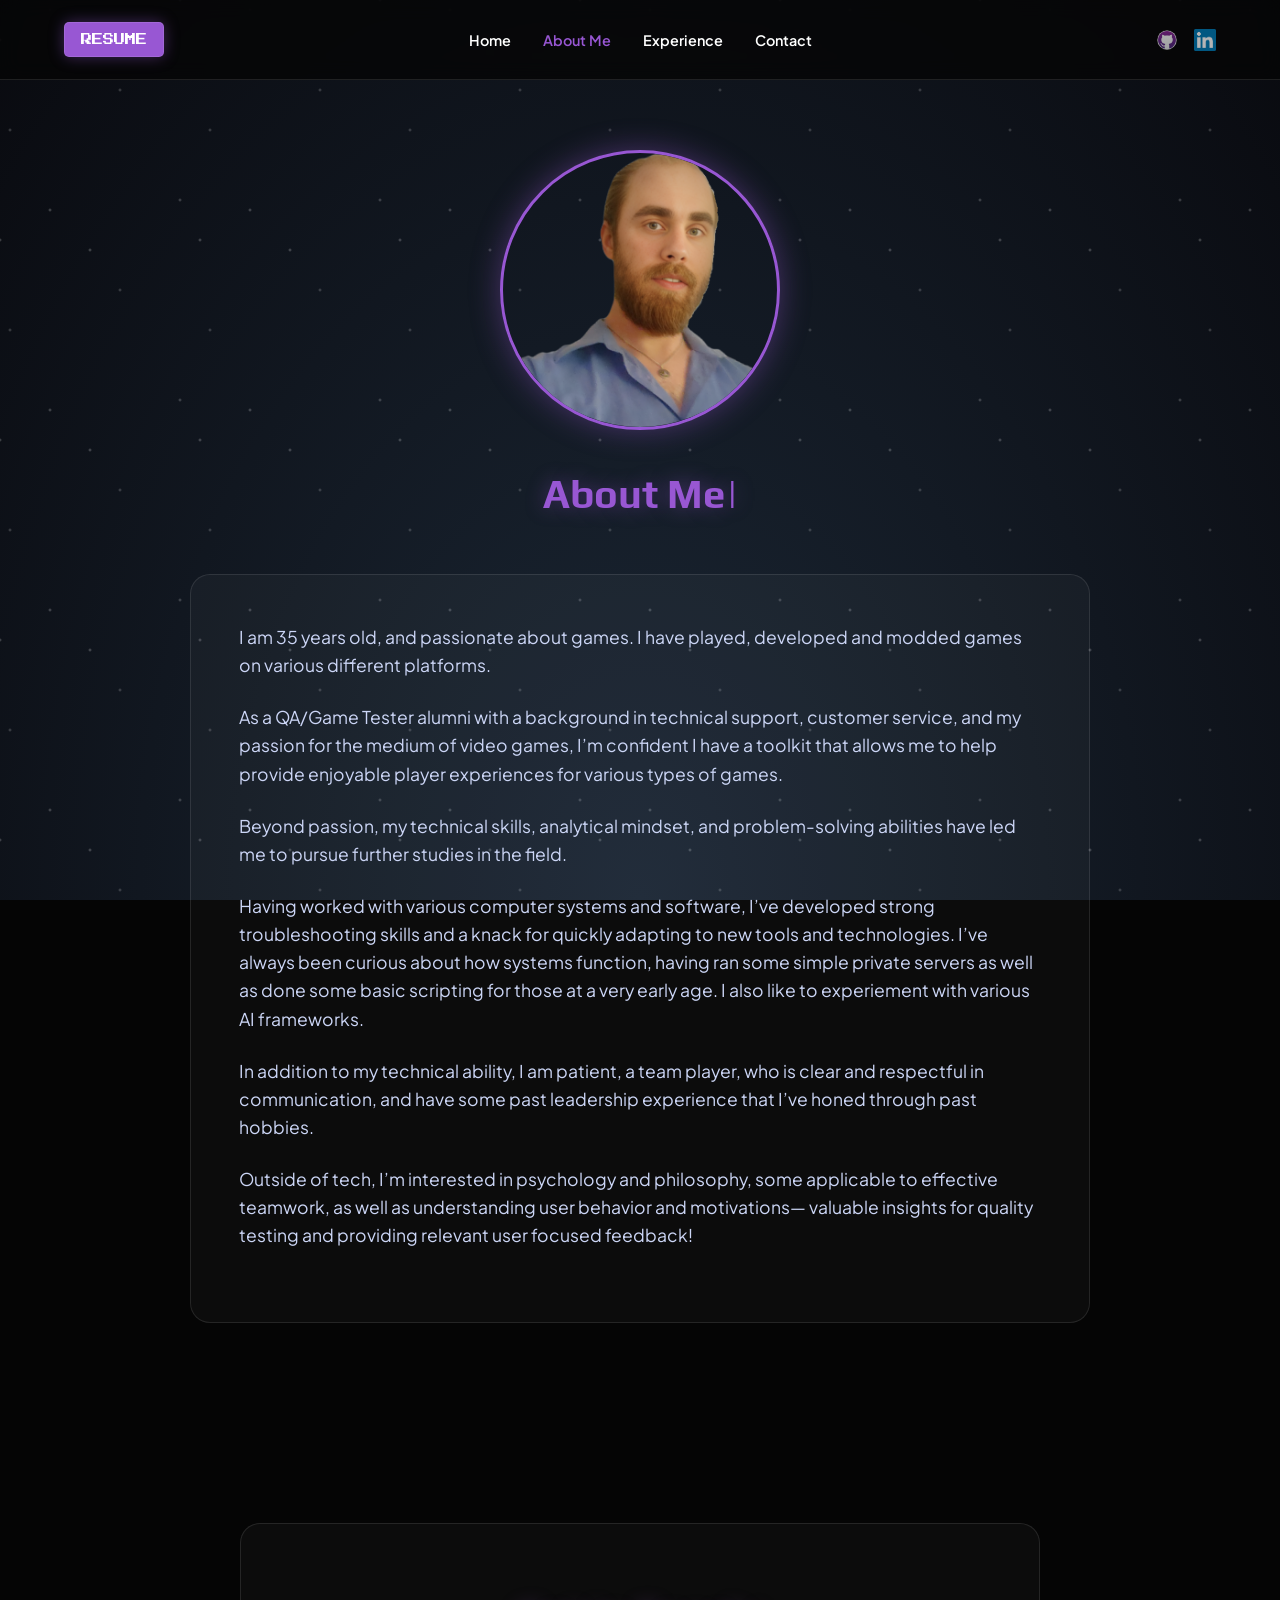
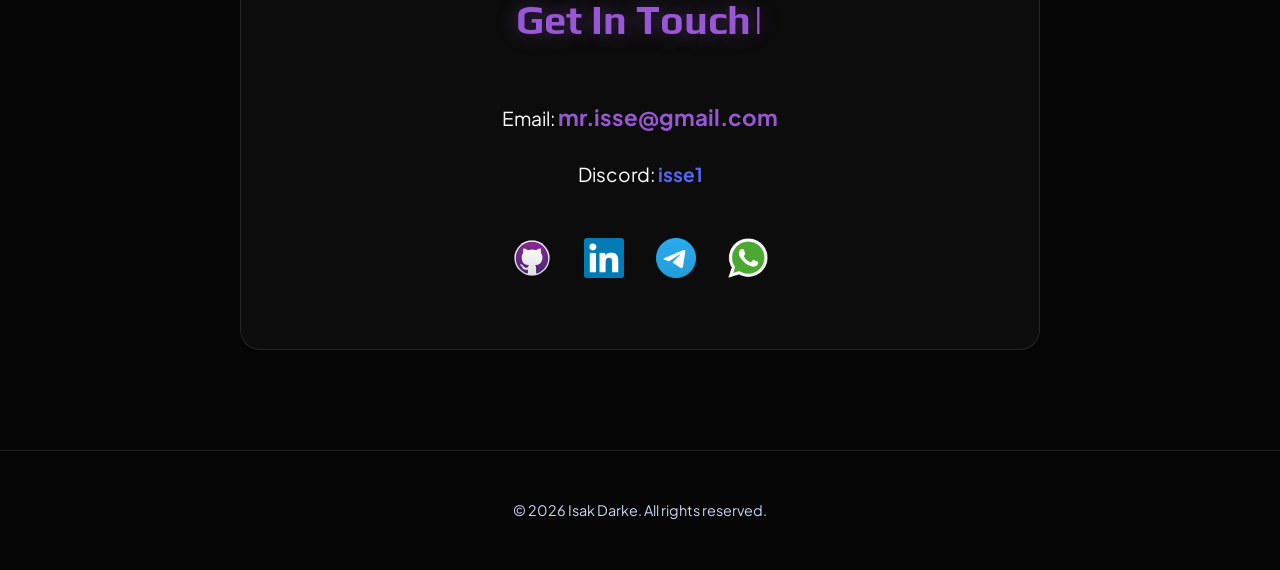
<file: aboutme/index.html>
<!DOCTYPE html>
<html lang="en">
<head>
    <meta charset="UTF-8">
    <meta name="viewport" content="width=device-width, initial-scale=1.0">
    <title>About Me - Isak Darke's Portfolio</title>
    <meta name="description" content="Isak Darke's QA / Game Tester Portfolio">
    
    <!-- OpenGraph / Facebook -->
    <meta property="og:type" content="website">
    <meta property="og:url" content="https://saffta.github.io/aboutme/">
    <meta property="og:title" content="About Me - Isak Darke's Portfolio">
    <meta property="og:description" content="Learn more about Isak Darke, a QA specialist and lifelong gamer.">
    <meta property="og:image" content="../cdn-cgi/imagedelivery/s-dfVpmPR-aKHmwFNwAgnQ/a88a9f40e4a346454b2217815ded4c736d4c18f5/public.jpg">

    <!-- Twitter -->
    <meta property="twitter:card" content="summary_large_image">
    <meta property="twitter:url" content="https://saffta.github.io/aboutme/">
    <meta property="twitter:title" content="About Me - Isak Darke's Portfolio">
    <meta property="twitter:description" content="Learn more about Isak Darke, a QA specialist and lifelong gamer.">
    <meta property="twitter:image" content="../cdn-cgi/imagedelivery/s-dfVpmPR-aKHmwFNwAgnQ/a88a9f40e4a346454b2217815ded4c736d4c18f5/public.jpg">

    <!-- Fonts & Styles -->
    <link rel="preconnect" href="https://fonts.googleapis.com">
    <link rel="preconnect" href="https://fonts.gstatic.com" crossorigin>
    <link href="https://fonts.googleapis.com/css2?family=Play:wght@400;700&family=Plus+Jakarta+Sans:wght@400;600;700&family=Press+Start+2P&display=swap" rel="stylesheet">
    <link rel="stylesheet" href="../style.css">
</head>
<body>
    <!-- Background -->
    <div class="starfield"></div>

    <header class="header sticky">
        <nav class="nav-container">
            <a href="https://drive.google.com/uc?export=download&id=1mLMzOK8MwdeImhkF-xeOccvMnYHw3D43" target="_blank" class="logo" title="Download CV">
                RESUME
            </a>
            <ul class="nav-links">
                <li><a href="../">Home</a></li>
                <li><a href="./" class="active">About Me</a></li>
                <li><a href="../experience/">Experience</a></li>
                <li><a href="#contact">Contact</a></li>
            </ul>
            <div class="header-socials">
                <a href="https://github.com/saffta" target="_blank" title="GitHub"><img src="../experience/assets/github.svg" alt="GitHub Logo"></a>
                <a href="https://www.linkedin.com/in/isak-darke-295914326/" target="_blank" title="LinkedIn"><img src="../cdn-cgi/imagedelivery/s-dfVpmPR-aKHmwFNwAgnQ/3531f692e14d9a833eb5dda5e3b7ecfe21c4731f/public.png" alt="LinkedIn Logo"></a>
            </div>
        </nav>
    </header>

    <main>
        <section class="about-hero">
            <div class="about-hero-content">
                <div class="hero-image portrait-large reveal">
                    <img src="../cdn-cgi/imagedelivery/s-dfVpmPR-aKHmwFNwAgnQ/ff84377b5b907af9e7e0c0fcae26cd2929a05007/public.png" alt="Isak Darke">
                </div>
                <h1 class="section-title reveal typing-text" data-text="About Me"></h1>
                <div class="bio-text reveal">
                    <p>I am 35 years old, and passionate about games. I have played, developed and modded games on various different platforms.</p>
                    <p>As a QA/Game Tester alumni with a background in technical support, customer service, and my passion for the medium of video games, I’m confident I have a toolkit that allows me to help provide enjoyable player experiences for various types of games.</p>
                    <p>Beyond passion, my technical skills, analytical mindset, and problem-solving abilities have led me to pursue further studies in the field.</p>
                    <p>Having worked with various computer systems and software, I’ve developed strong troubleshooting skills and a knack for quickly adapting to new tools and technologies. I’ve always been curious about how systems function, having ran some simple private servers as well as done some basic scripting for those at a very early age. I also like to experiement with various AI frameworks.</p>
                    <p>In addition to my technical ability, I am patient, a team player, who is clear and respectful in communication, and have some past leadership experience that I’ve honed through past hobbies.</p>
                    <p>Outside of tech, I’m interested in psychology and philosophy, some applicable to effective teamwork, as well as understanding user behavior and motivations— valuable insights for quality testing and providing relevant user focused feedback!</p>
                </div>
            </div>
        </section>

        <!-- Contact Section -->
        <section id="contact" class="contact-section">
            <div class="contact-container reveal">
                <h2 class="section-title typing-text" data-text="Get In Touch"></h2>
                <div class="contact-info">
                    <p class="email-link">Email: <a href="mailto:mr.isse@gmail.com">mr.isse@gmail.com</a></p>
                    <p class="discord-tag">Discord: <span>isse1</span></p>
                </div>
                <div class="social-icons">
                    <a href="https://github.com/saffta" target="_blank" title="GitHub"><img src="../experience/assets/github.svg" alt="GitHub"></a>
                    <a href="https://www.linkedin.com/in/isak-darke-295914326/" target="_blank"><img src="../cdn-cgi/imagedelivery/s-dfVpmPR-aKHmwFNwAgnQ/3531f692e14d9a833eb5dda5e3b7ecfe21c4731f/public.png" alt="LinkedIn"></a>
                    <a href="https://t.me/isakdarke" target="_blank"><img src="../cdn-cgi/imagedelivery/s-dfVpmPR-aKHmwFNwAgnQ/7647c305bc4c88753c3ed15866752f2c30811927/h%3d58.png" alt="Telegram"></a>
                    <a href="https://wa.me/46701456730" target="_blank"><img src="../cdn-cgi/imagedelivery/s-dfVpmPR-aKHmwFNwAgnQ/f3d23dfd650ba01be8ba92ac16e625bf3d8977c7/public.png" alt="WhatsApp"></a>
                </div>
            </div>
        </section>
    </main>

    <footer class="footer">
        <p>&copy; 2026 Isak Darke. All rights reserved.</p>
    </footer>

    <script src="../script.js"></script>
</body>
</html>
</file>
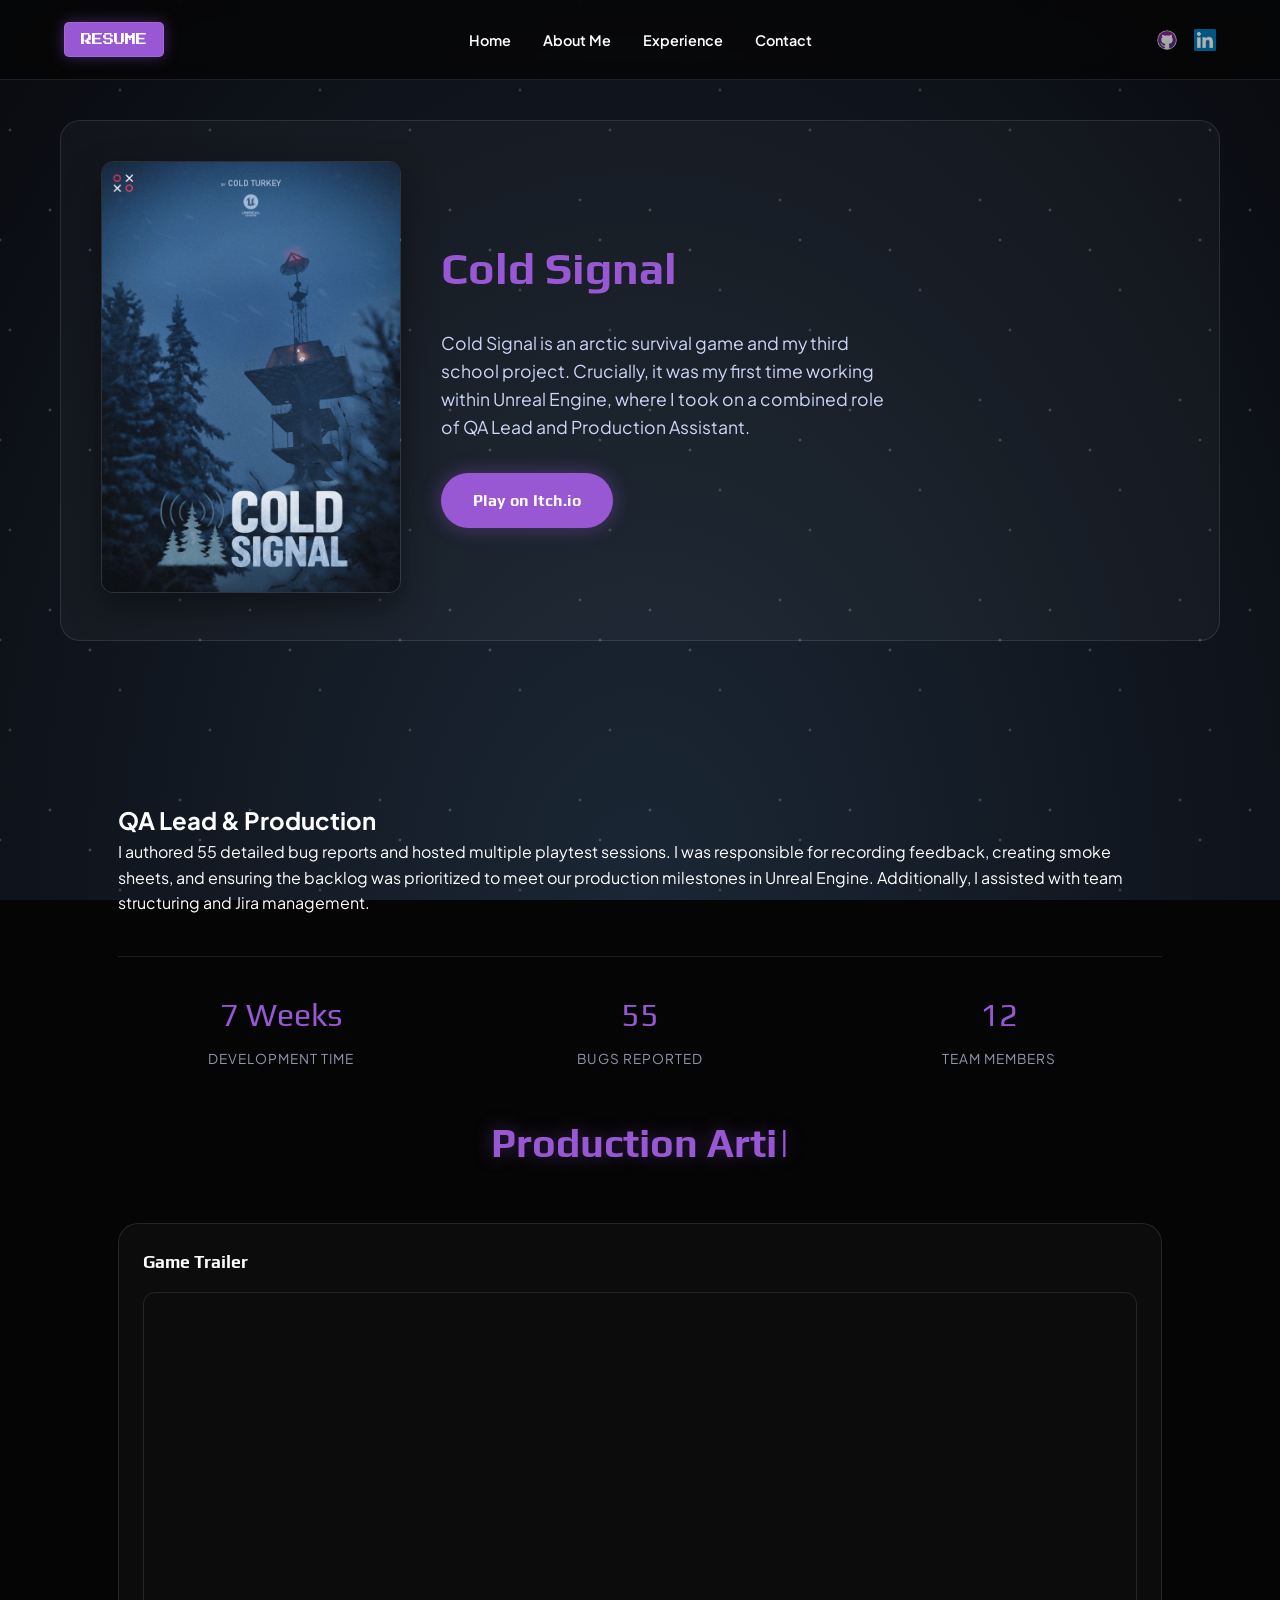
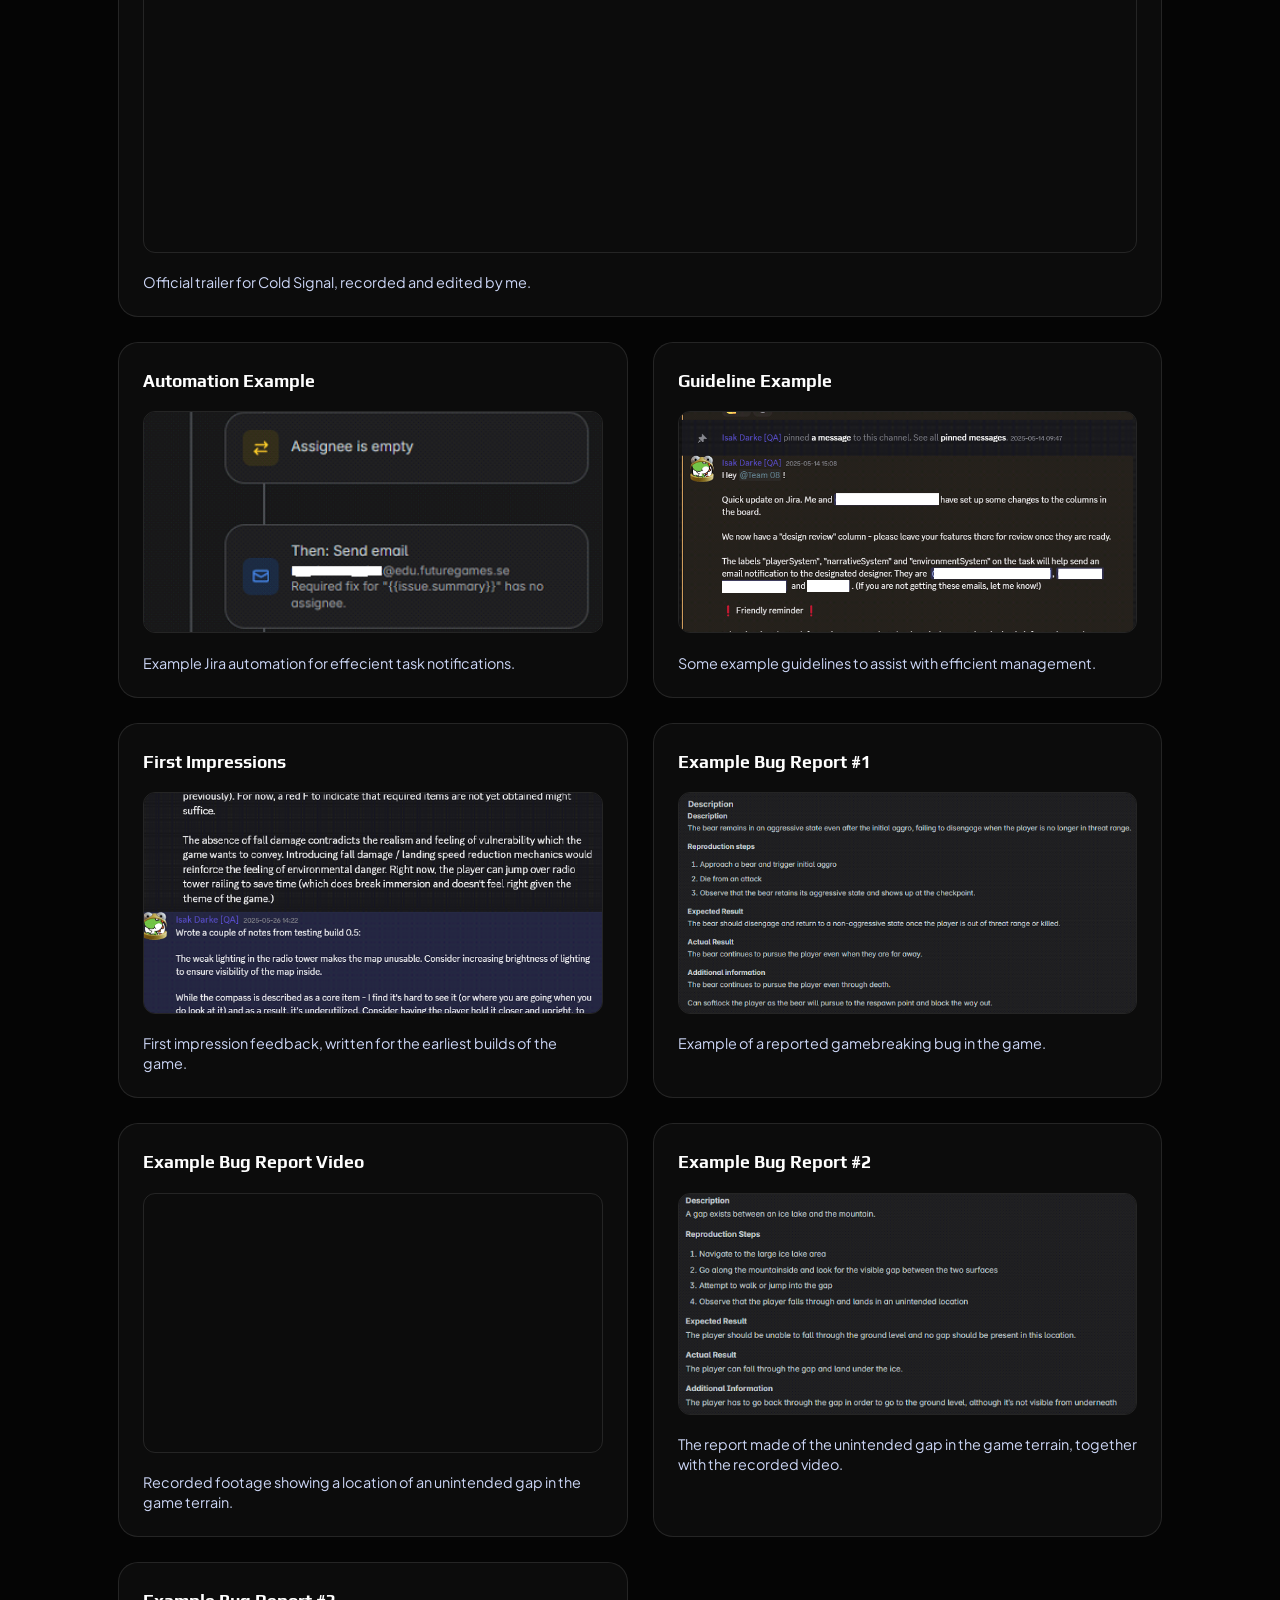
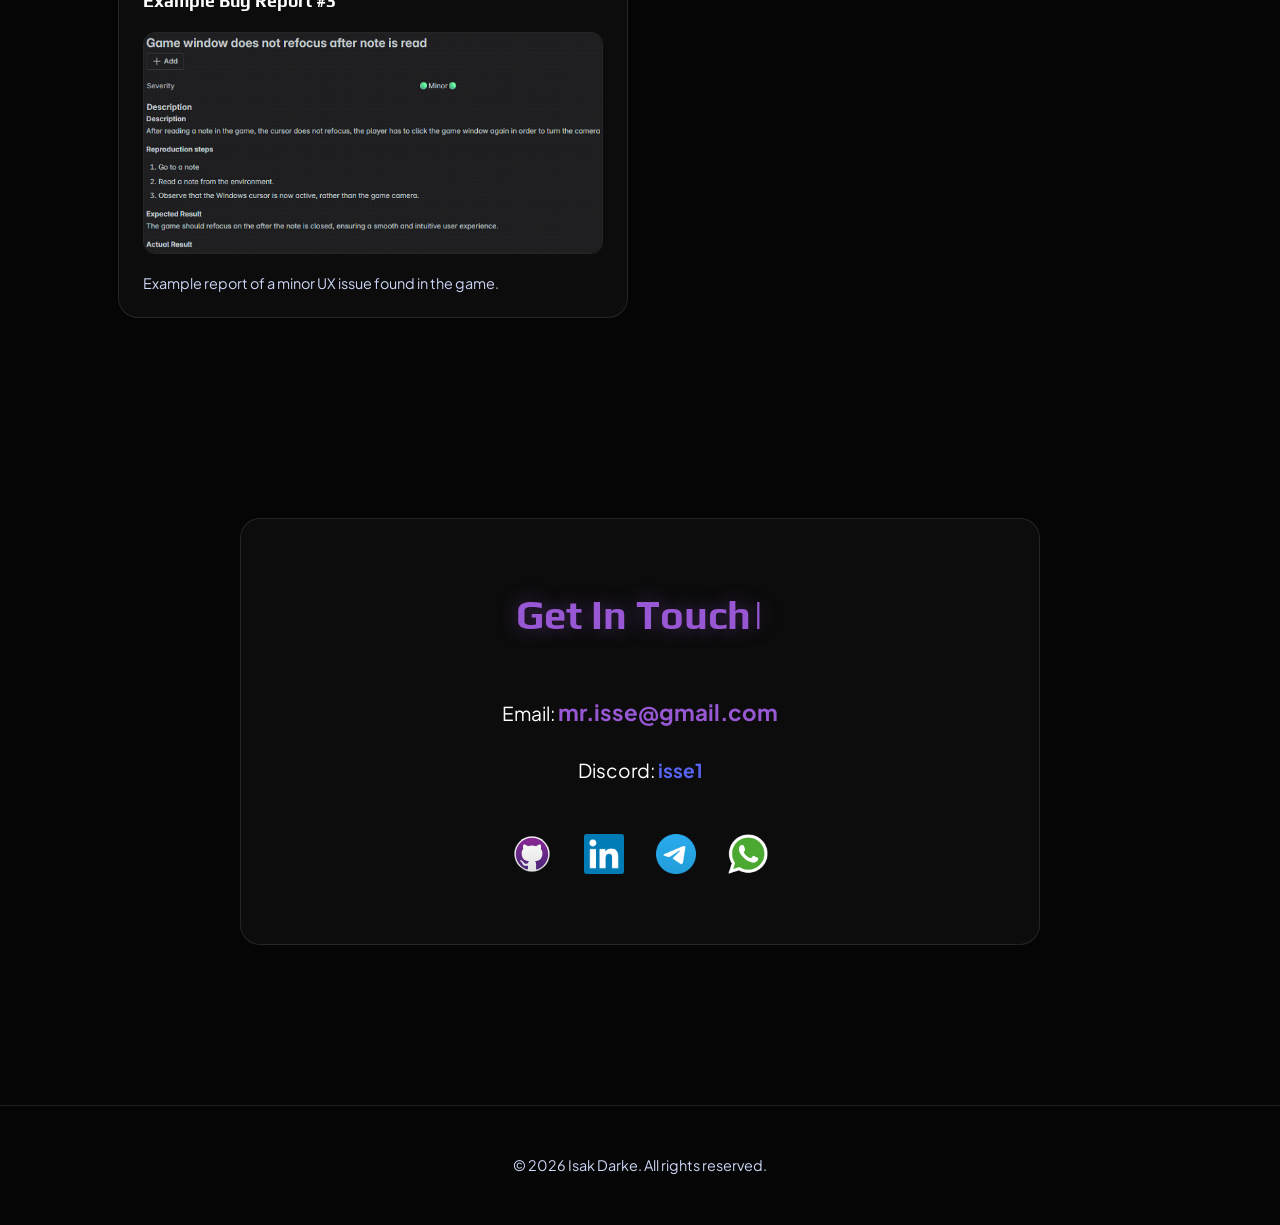
<file: coldsignal/index.html>
<!DOCTYPE html>
<html lang="en">
<head>
    <meta charset="UTF-8">
    <meta name="viewport" content="width=device-width, initial-scale=1.0">
    <title>Cold Signal - Isak Darke's Portfolio</title>
    <meta name="description" content="QA & Production Case Study for Cold Signal by Isak Darke">
    
    <!-- OpenGraph / Facebook -->
    <meta property="og:type" content="website">
    <meta property="og:url" content="https://saffta.github.io/coldsignal/">
    <meta property="og:title" content="Cold Signal - Isak Darke's Portfolio">
    <meta property="og:description" content="QA Lead and Production Assistant for 'Cold Signal'. First Unreal Engine project with 55+ bug reports managed.">
    <meta property="og:image" content="../cdn-cgi/imagedelivery/s-dfVpmPR-aKHmwFNwAgnQ/87afdb2d9d77c07432888dd8f07a621108a12953/public.jpg">

    <!-- Fonts & Styles -->
    <link rel="preconnect" href="https://fonts.googleapis.com">
    <link rel="preconnect" href="https://fonts.gstatic.com" crossorigin>
    <link href="https://fonts.googleapis.com/css2?family=Play:wght@400;700&family=Plus+Jakarta+Sans:wght@400;600;700&family=Press+Start+2P&display=swap" rel="stylesheet">
    <link rel="stylesheet" href="../style.css">
</head>
<body>
    <!-- Background -->
    <div class="starfield"></div>

    <header class="header sticky">
        <nav class="nav-container">
            <a href="https://drive.google.com/uc?export=download&id=1mLMzOK8MwdeImhkF-xeOccvMnYHw3D43" target="_blank" class="logo" title="Download CV">
                RESUME
            </a>
            <ul class="nav-links">
                <li><a href="../">Home</a></li>
                <li><a href="../aboutme/">About Me</a></li>
                <li><a href="../experience/">Experience</a></li>
                <li><a href="#contact">Contact</a></li>
            </ul>
            <div class="header-socials">
                <a href="https://github.com/saffta" target="_blank" title="GitHub"><img src="../experience/assets/github.svg" alt="GitHub Logo"></a>
                <a href="https://www.linkedin.com/in/isak-darke-295914326/" target="_blank" title="LinkedIn"><img src="../cdn-cgi/imagedelivery/s-dfVpmPR-aKHmwFNwAgnQ/3531f692e14d9a833eb5dda5e3b7ecfe21c4731f/public.png" alt="LinkedIn Logo"></a>
            </div>
        </nav>
    </header>

    <main class="case-study-container">
        <!-- Hero Section -->
        <section class="case-study-hero">
            <div class="hero-content">
                <div class="hero-poster">
                    <img src="../cdn-cgi/imagedelivery/s-dfVpmPR-aKHmwFNwAgnQ/9230b73ac3e9253eb8dcc28b1067c0c577897800/w=714.png" alt="Cold Signal Poster" class="poster-img zoomable">
                </div>
                <div class="hero-text">
                    <h1 class="project-title">Cold Signal</h1>
                    <p class="project-description">
                        Cold Signal is an arctic survival game and my third school project. 
                        Crucially, it was my first time working within Unreal Engine, where I took 
                        on a combined role of QA Lead and Production Assistant.
                    </p>
                    <div class="hero-buttons">
                        <a href="https://futuregames.itch.io/cold-signal" target="_blank" class="glow-button">Play on Itch.io</a>
                    </div>
                </div>
            </div>
        </section>
        
        <!-- Project Overview -->
        <section class="project-details">
            <div class="content-card glass-card reveal">
                <h2>QA Lead & Production</h2>
                <p>
                    I authored 55 detailed bug reports and hosted multiple playtest sessions. 
                    I was responsible for recording feedback, creating smoke sheets, and ensuring 
                    the backlog was prioritized to meet our production milestones in Unreal Engine. 
                    Additionally, I assisted with team structuring and Jira management.
                </p>
                <div class="stats-grid">
                    <div class="stat-item">
                        <span class="stat-value">7 Weeks</span>
                        <span class="stat-label">Development Time</span>
                    </div>
                    <div class="stat-item">
                        <span class="stat-value">55</span>
                        <span class="stat-label">Bugs Reported</span>
                    </div>
                    <div class="stat-item">
                        <span class="stat-value">12</span>
                        <span class="stat-label">Team Members</span>
                    </div>
                </div>
            </div>

            <!-- Project Gallery -->
            <h2 class="section-title reveal typing-text" data-text="Production Artifacts"></h2>
            <div class="project-gallery">
                <!-- Trailer -->
                <div class="gallery-item full-width video-item glass-card reveal">
                    <h3>Game Trailer</h3>
                    <div class="video-wrapper">
                        <iframe src="https://www.youtube.com/embed/bkTiBmrdvO0?si=uAvTJD0Z7sdloFJC" title="Cold Signal Trailer" frameborder="0" allow="accelerometer; autoplay; clipboard-write; encrypted-media; gyroscope; picture-in-picture; web-share" allowfullscreen></iframe>
                    </div>
                    <p class="gallery-caption">Official trailer for Cold Signal, recorded and edited by me.</p>
                </div>



                <!-- Jira Automation -->
                <div class="gallery-item glass-card reveal">
                    <h3>Automation Example</h3>
                    <div class="image-wrapper">
                        <img src="../cdn-cgi/imagedelivery/s-dfVpmPR-aKHmwFNwAgnQ/a44f0468455a280f88d49a01b1533eabe93ef724/public.png" alt="Gameplay screenshot" class="gallery-img">
                    </div>
                    <p class="gallery-caption">Example Jira automation for effecient task notifications.</p>
                </div>

                <!-- Guidelines -->
                <div class="gallery-item glass-card reveal">
                    <h3>Guideline Example</h3>
                    <div class="image-wrapper">
                        <img src="../cdn-cgi/imagedelivery/s-dfVpmPR-aKHmwFNwAgnQ/759715ddfac64c1fdad8ad5ec0409264f57e97cf/public.png" alt="Environmental screenshot" class="gallery-img">
                    </div>
                    <p class="gallery-caption">Some example guidelines to assist with efficient management.</p>
                </div>

                <!-- First Impressions -->
                <div class="gallery-item glass-card reveal">
                    <h3>First Impressions</h3>
                    <div class="image-wrapper">
                        <img src="../cdn-cgi/imagedelivery/s-dfVpmPR-aKHmwFNwAgnQ/35d5fe25f75fe1208ddd932806e592388fde30a1/public.png" alt="Jira board" class="gallery-img">
                    </div>
                    <p class="gallery-caption">First impression feedback, written for the earliest builds of the game.</p>
                </div>

                <!-- Example Report -->
                <div class="gallery-item glass-card reveal">
                    <h3>Example Bug Report #1</h3>
                    <div class="image-wrapper">
                        <img src="../cdn-cgi/imagedelivery/s-dfVpmPR-aKHmwFNwAgnQ/8b7ec3868eb60a5ae7e316036631ee1c58433a8e/public.png" alt="Bug report lifecycle" class="gallery-img">
                    </div>
                    <p class="gallery-caption">Example of a reported gamebreaking bug in the game.</p>
                </div>

                <!-- Bug Example Video -->
                <div class="gallery-item video-item glass-card reveal">
                    <h3>Example Bug Report Video</h3>
                    <div class="video-wrapper">
                        <iframe src="https://www.youtube.com/embed/XOY5lAeqMzg?si=QOgxbKY6acClPZP2" title="Bug Example" frameborder="0" allow="accelerometer; autoplay; clipboard-write; encrypted-media; gyroscope; picture-in-picture; web-share" allowfullscreen></iframe>
                    </div>
                    <p class="gallery-caption">Recorded footage showing a location of an unintended gap in the game terrain.</p>
                </div>

                <!-- Example Report 2 -->
                <div class="gallery-item glass-card reveal">
                    <h3>Example Bug Report #2</h3>
                    <div class="image-wrapper">
                        <img src="../cdn-cgi/imagedelivery/s-dfVpmPR-aKHmwFNwAgnQ/32ca0c8fa3b8ab82f9e0cb4d20e73e4d72a839bc/public.png" alt="Production routines" class="gallery-img">
                    </div>
                    <p class="gallery-caption">The report made of the unintended gap in the game terrain, together with the recorded video.</p>
                </div>

                <!-- Example Report 3 -->
                <div class="gallery-item glass-card reveal">
                    <h3>Example Bug Report #3</h3>
                    <div class="image-wrapper">
                        <img src="../cdn-cgi/imagedelivery/s-dfVpmPR-aKHmwFNwAgnQ/bf4abc61e0cc7c8f5895be6ca7d897f3fd663830/public.png" alt="Backlog grooming" class="gallery-img">
                    </div>
                    <p class="gallery-caption">Example report of a minor UX issue found in the game.</p>
                </div>
            </div>
        </section>


        <!-- Contact Section -->
        <section id="contact" class="contact-section">
            <div class="contact-container reveal">
                <h2 class="section-title typing-text" data-text="Get In Touch"></h2>
                <div class="contact-info">
                    <p class="email-link">Email: <a href="mailto:mr.isse@gmail.com">mr.isse@gmail.com</a></p>
                    <p class="discord-tag">Discord: <span>isse1</span></p>
                </div>
                <div class="social-icons">
                    <a href="https://github.com/saffta" target="_blank" title="GitHub"><img src="../experience/assets/github.svg" alt="GitHub"></a>
                    <a href="https://www.linkedin.com/in/isak-darke-295914326/" target="_blank"><img src="../cdn-cgi/imagedelivery/s-dfVpmPR-aKHmwFNwAgnQ/3531f692e14d9a833eb5dda5e3b7ecfe21c4731f/public.png" alt="LinkedIn"></a>
                    <a href="https://t.me/isakdarke" target="_blank"><img src="../cdn-cgi/imagedelivery/s-dfVpmPR-aKHmwFNwAgnQ/7647c305bc4c88753c3ed15866752f2c30811927/h%3d58.png" alt="Telegram"></a>
                    <a href="https://wa.me/46701456730" target="_blank"><img src="../cdn-cgi/imagedelivery/s-dfVpmPR-aKHmwFNwAgnQ/f3d23dfd650ba01be8ba92ac16e625bf3d8977c7/public.png" alt="WhatsApp"></a>
                </div>
            </div>
        </section>
    </main>

    <footer class="footer">
        <p>&copy; 2026 Isak Darke. All rights reserved.</p>
    </footer>

    <script src="../script.js"></script>
</body>
</html>
</file>
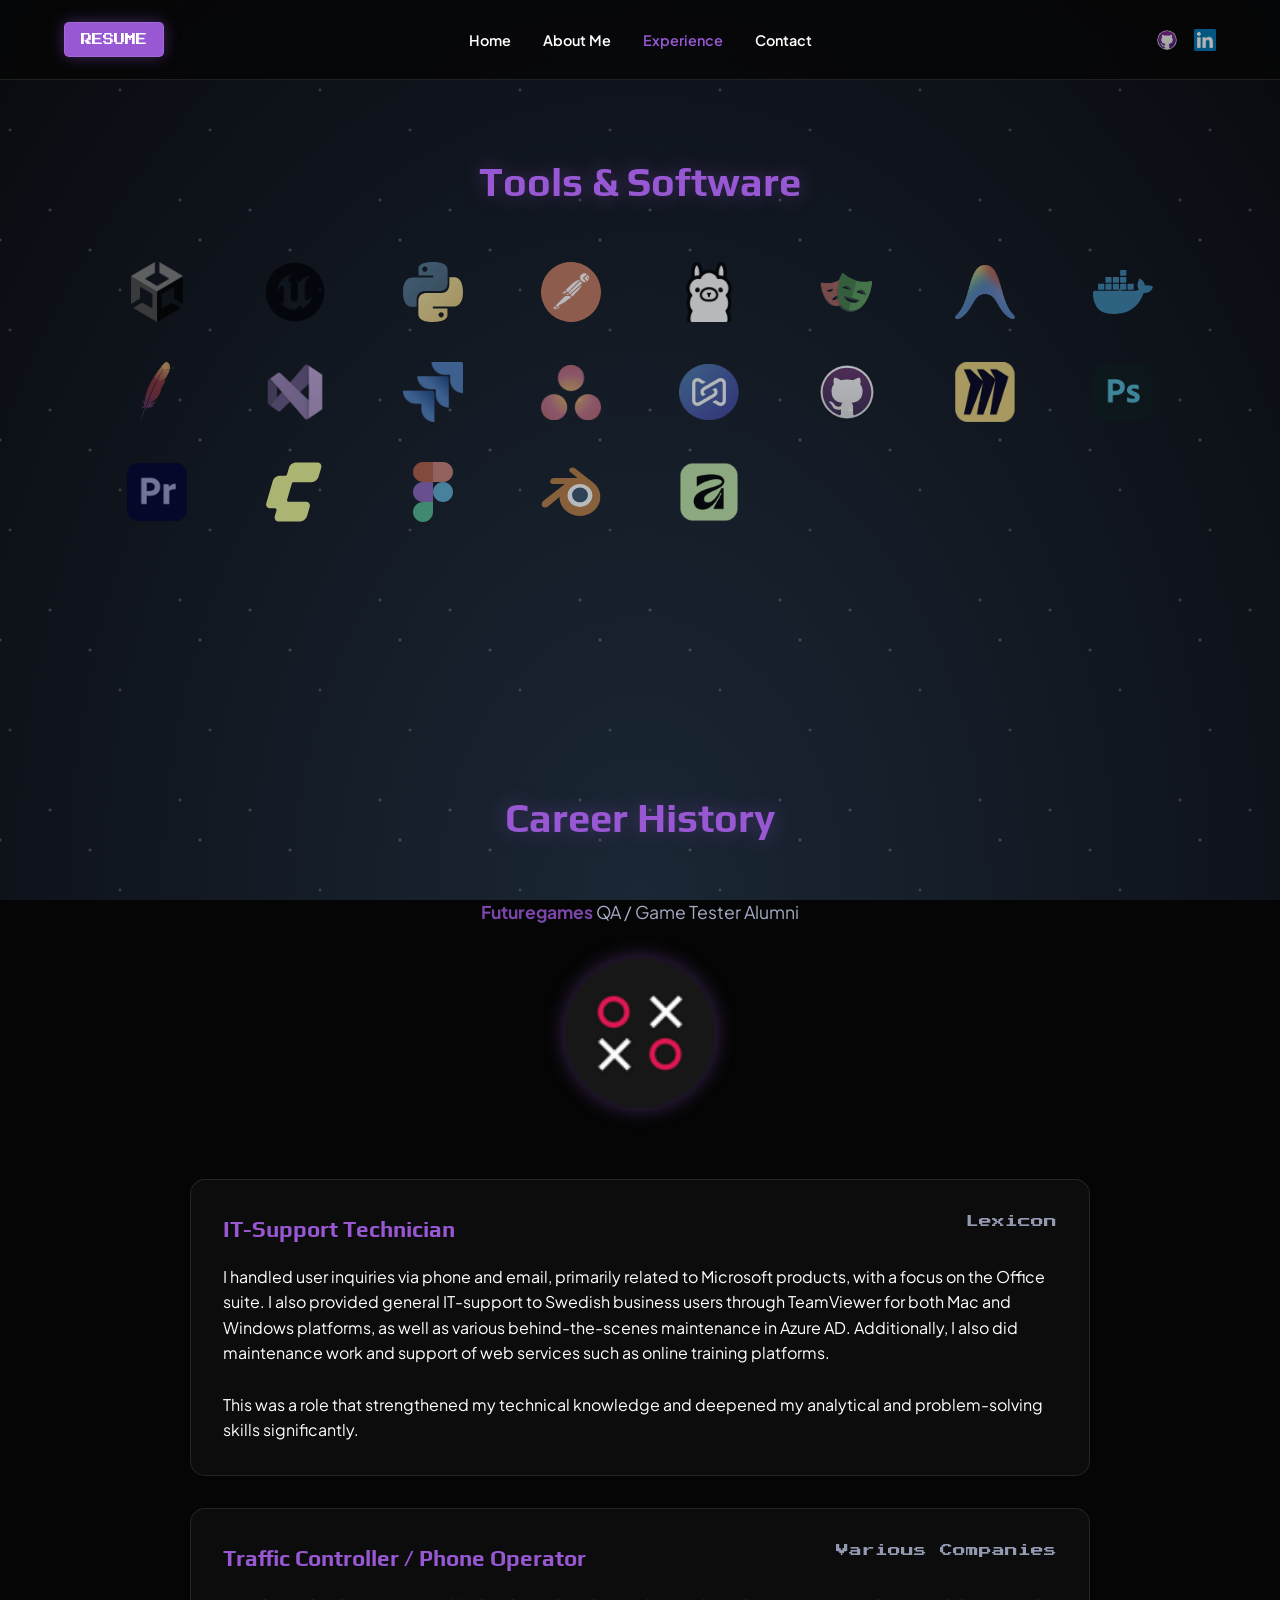
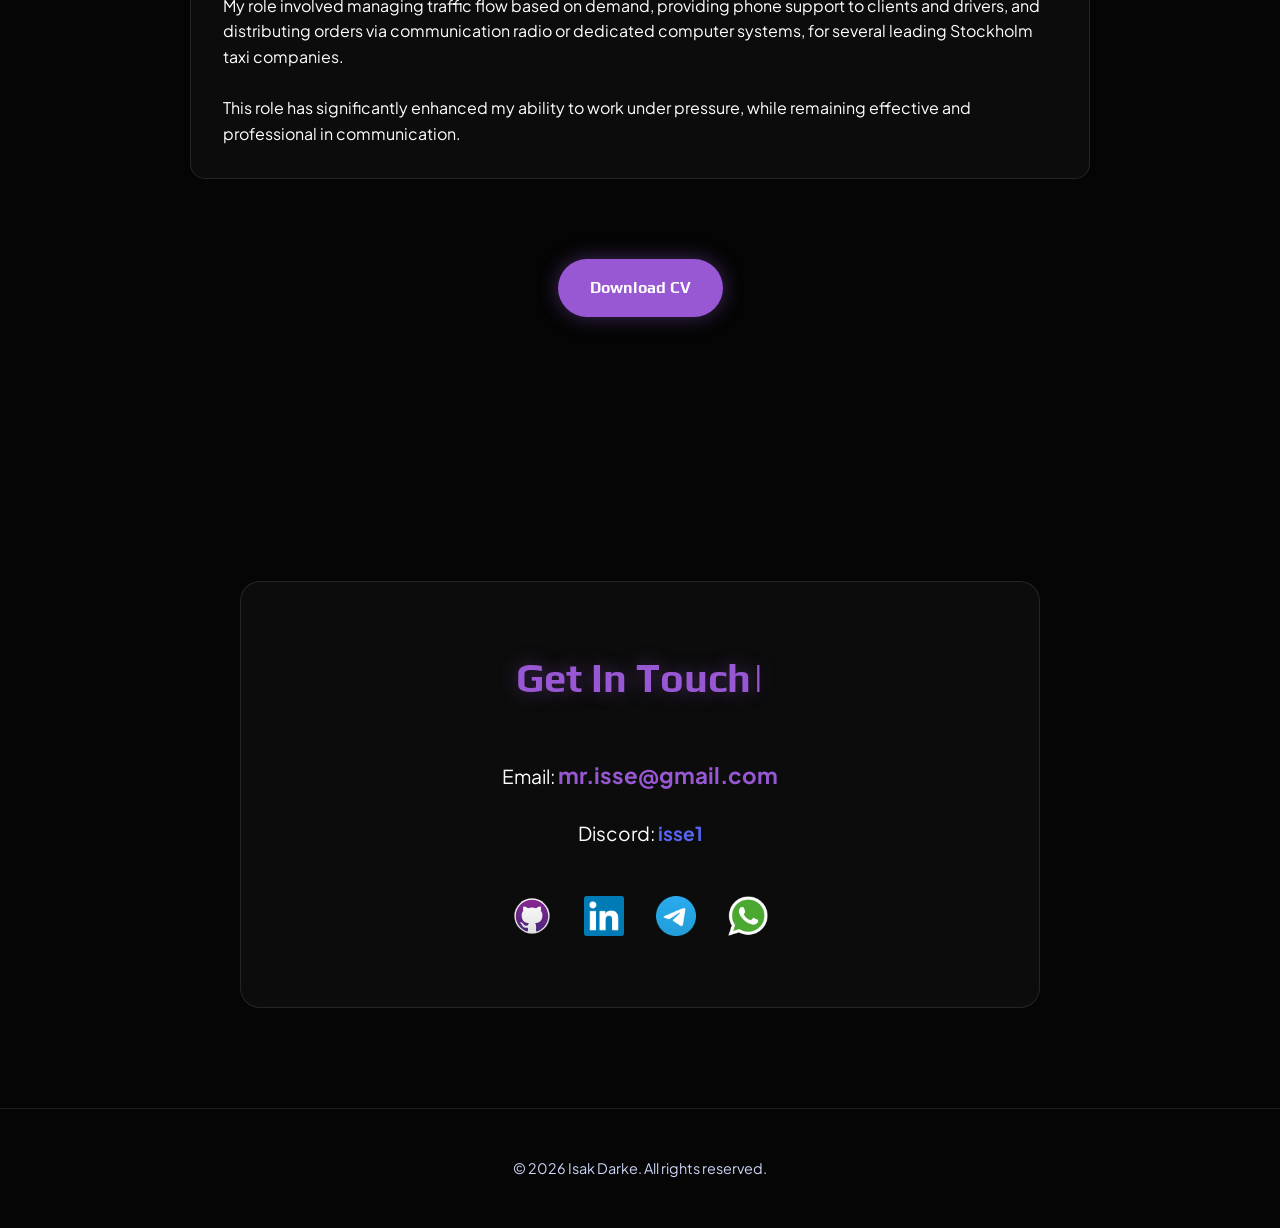
<file: experience/index.html>
<!DOCTYPE html>
<html lang="en">
<head>
    <meta charset="UTF-8">
    <meta name="viewport" content="width=device-width, initial-scale=1.0">
    <title>Experience - Isak Darke's Portfolio</title>
    <meta name="description" content="Isak Darke's QA / Game Tester Portfolio">
    
    <!-- OpenGraph / Facebook -->
    <meta property="og:type" content="website">
    <meta property="og:url" content="https://saffta.github.io/experience/">
    <meta property="og:title" content="Experience - Isak Darke's Portfolio">
    <meta property="og:description" content="View Isak Darke's professional background and technical skills.">
    <meta property="og:image" content="../cdn-cgi/imagedelivery/s-dfVpmPR-aKHmwFNwAgnQ/35e9bcea3ecb637acf56e0ad9a9a1bc43237b2fa/public.jpg">

    <!-- Fonts & Styles -->
    <link rel="preconnect" href="https://fonts.googleapis.com">
    <link rel="preconnect" href="https://fonts.gstatic.com" crossorigin>
    <link href="https://fonts.googleapis.com/css2?family=Play:wght@400;700&family=Plus+Jakarta+Sans:wght@400;600;700&family=Press+Start+2P&display=swap" rel="stylesheet">
    <link rel="stylesheet" href="../style.css">
</head>
<body>
    <!-- Background -->
    <div class="starfield"></div>

    <header class="header sticky">
        <nav class="nav-container">
            <a href="https://drive.google.com/uc?export=download&id=1mLMzOK8MwdeImhkF-xeOccvMnYHw3D43" target="_blank" class="logo" title="Download CV">
                RESUME
            </a>
            <ul class="nav-links">
                <li><a href="../">Home</a></li>
                <li><a href="../aboutme/">About Me</a></li>
                <li><a href="./" class="active">Experience</a></li>
                <li><a href="#contact">Contact</a></li>
            </ul>
            <div class="header-socials">
                <a href="https://github.com/saffta" target="_blank" title="GitHub"><img src="assets/github.svg" alt="GitHub Logo"></a>
                <a href="https://www.linkedin.com/in/isak-darke-295914326/" target="_blank" title="LinkedIn"><img src="../cdn-cgi/imagedelivery/s-dfVpmPR-aKHmwFNwAgnQ/3531f692e14d9a833eb5dda5e3b7ecfe21c4731f/public.png" alt="LinkedIn Logo"></a>
            </div>
        </nav>
    </header>

    <main>
        <!-- Toolset Section -->
        <section class="toolset-section secondary-hero">
            <h2 class="section-title reveal">Tools & Software</h2>
            <div class="tools-grid reveal">
                <div class="tool-item">
                    <img src="../experience/assets/unity.png" alt="Unity">
                    <span class="tool-name">Unity</span>
                </div>
                <div class="tool-item">
                    <img src="../experience/assets/unreal-engine.png" alt="Unreal Engine">
                    <span class="tool-name">Unreal Engine</span>
                </div>
                <div class="tool-item">
                    <img src="../experience/assets/python.svg" alt="Python">
                    <span class="tool-name">Python</span>
                </div>
                <div class="tool-item">
                    <img src="../experience/assets/postman.svg" alt="Postman">
                    <span class="tool-name">Postman</span>
                </div>
                <div class="tool-item">
                    <img src="../experience/assets/ollama.png" alt="Ollama">
                    <span class="tool-name">Ollama</span>
                </div>
                <div class="tool-item">
                    <img src="../experience/assets/playwright.svg" alt="Playwright">
                    <span class="tool-name">Playwright</span>
                </div>
                <div class="tool-item">
                    <img src="../experience/assets/antigravity.png" alt="Antigravity">
                    <span class="tool-name">Antigravity</span>
                </div>
                <div class="tool-item">
                    <img src="../experience/assets/docker.svg" alt="Docker">
                    <span class="tool-name">Docker</span>
                </div>
                <div class="tool-item">
                    <img src="../experience/assets/jmeter.svg" alt="Apache JMeter">
                    <span class="tool-name">JMeter</span>
                </div>
                <div class="tool-item">
                    <img src="../experience/assets/visual-studio.png" alt="Visual Studio">
                    <span class="tool-name">Visual Studio</span>
                </div>
                <div class="tool-item">
                    <img src="../experience/assets/jira.png" alt="Jira">
                    <span class="tool-name">Jira</span>
                </div>
                <div class="tool-item">
                    <img src="../experience/assets/asana.png" alt="Asana">
                    <span class="tool-name">Asana</span>
                </div>
                <div class="tool-item">
                    <img src="../experience/assets/perforce.png" alt="Perforce">
                    <span class="tool-name">Perforce</span>
                </div>
                <div class="tool-item">
                    <img src="../experience/assets/github.svg" alt="GitHub">
                    <span class="tool-name">GitHub</span>
                </div>
                <div class="tool-item">
                    <img src="../experience/assets/miro.png" alt="Miro">
                    <span class="tool-name">Miro</span>
                </div>
                <div class="tool-item">
                    <img src="../experience/assets/photoshop.png" alt="Adobe Photoshop">
                    <span class="tool-name">Adobe Photoshop</span>
                </div>
                <div class="tool-item">
                    <img src="../experience/assets/premiere-pro.png" alt="Adobe Premiere Pro">
                    <span class="tool-name">Adobe Premiere Pro</span>
                </div>
                <div class="tool-item">
                    <img src="../experience/assets/comfyui.svg" alt="ComfyUI">
                    <span class="tool-name">ComfyUI</span>
                </div>
                <div class="tool-item">
                    <img src="../experience/assets/figma.svg" alt="Figma">
                    <span class="tool-name">Figma</span>
                </div>
                <div class="tool-item">
                    <img src="../experience/assets/blender.svg" alt="Blender">
                    <span class="tool-name">Blender</span>
                </div>
                <div class="tool-item">
                    <img src="../experience/assets/affinity.png" alt="Affinity">
                    <span class="tool-name">Affinity</span>
                </div>
            </div>
        </section>

        <!-- Career History -->
        <section class="history-section">
            <h2 class="section-title reveal">Career History</h2>
            
            <div class="alumni-container reveal" style="text-align: center; margin-bottom: 4rem;">
                <p class="alumni" style="font-size: 1.1rem; opacity: 0.8;">
                    <a href="https://futuregames.se/" target="_blank" style="color: var(--accent-color); font-weight: 700; text-decoration: none;">Futuregames</a> QA / Game Tester Alumni
                </p>
                <div class="alumni-logo" style="margin-top: 1rem;">
                    <a href="https://futuregames.se/" target="_blank">
                        <img src="../cdn-cgi/imagedelivery/s-dfVpmPR-aKHmwFNwAgnQ\4ca33f337ad9b8acee24f21962ee4eaba22bb9b9/h=82.png" alt="Futuregames Logo" style="width: 150px; filter: drop-shadow(0 0 10px var(--accent-glow)); transition: var(--transition);">
                    </a>
                </div>
            </div>

            <div class="experience-list">
                <!-- IT Support -->
                <div class="experience-item reveal">
                    <div class="experience-header">
                        <h2>IT-Support Technician</h2>
                        <span class="company">Lexicon</span>
                    </div>
                    <p>I handled user inquiries via phone and email, primarily related to Microsoft products, with a focus on the Office suite.

I also provided general IT-support to Swedish business users through TeamViewer for both Mac and Windows platforms, as well as various behind-the-scenes maintenance in Azure AD. Additionally, I also did maintenance work and support of web services such as online training platforms.<br><br>

This was a role that strengthened my technical knowledge and deepened my analytical and problem-solving skills significantly.</p>
                </div>

                <!-- Traffic Controller -->
                <div class="experience-item reveal">
                    <div class="experience-header">
                        <h2>Traffic Controller / Phone Operator</h2>
                        <span class="company">Various Companies</span>
                    </div>
                    <p>My role involved managing traffic flow based on demand, providing phone support to clients and drivers, and distributing orders via communication radio or dedicated computer systems, for several leading Stockholm taxi companies.<br><br>

This role has significantly enhanced my ability to work under pressure, while remaining effective and professional in communication.</p>
                </div>
            </div>

            <div class="cv-download-container reveal" style="margin-top: 5rem;">
                <a href="https://drive.google.com/uc?export=download&id=1mLMzOK8MwdeImhkF-xeOccvMnYHw3D43" target="_blank" class="cv-button">
                    Download CV
                </a>
            </div>
        </section>

        <!-- Contact Section -->
        <section id="contact" class="contact-section">
            <div class="contact-container reveal">
                <h2 class="section-title typing-text" data-text="Get In Touch"></h2>
                <div class="contact-info">
                    <p class="email-link">Email: <a href="mailto:mr.isse@gmail.com">mr.isse@gmail.com</a></p>
                    <p class="discord-tag">Discord: <span>isse1</span></p>
                </div>
                <div class="social-icons">
                    <a href="https://github.com/saffta" target="_blank" title="GitHub"><img src="assets/github.svg" alt="GitHub"></a>
                    <a href="https://www.linkedin.com/in/isak-darke-295914326/" target="_blank"><img src="../cdn-cgi/imagedelivery/s-dfVpmPR-aKHmwFNwAgnQ/3531f692e14d9a833eb5dda5e3b7ecfe21c4731f/public.png" alt="LinkedIn"></a>
                    <a href="https://t.me/isakdarke" target="_blank"><img src="../cdn-cgi/imagedelivery/s-dfVpmPR-aKHmwFNwAgnQ/7647c305bc4c88753c3ed15866752f2c30811927/h%3d58.png" alt="Telegram"></a>
                    <a href="https://wa.me/46701456730" target="_blank"><img src="../cdn-cgi/imagedelivery/s-dfVpmPR-aKHmwFNwAgnQ/f3d23dfd650ba01be8ba92ac16e625bf3d8977c7/public.png" alt="WhatsApp"></a>
                </div>
            </div>
        </section>
    </main>

    <footer class="footer">
        <p>&copy; 2026 Isak Darke. All rights reserved.</p>
    </footer>

    <script src="../script.js"></script>
</body>
</html>
</file>
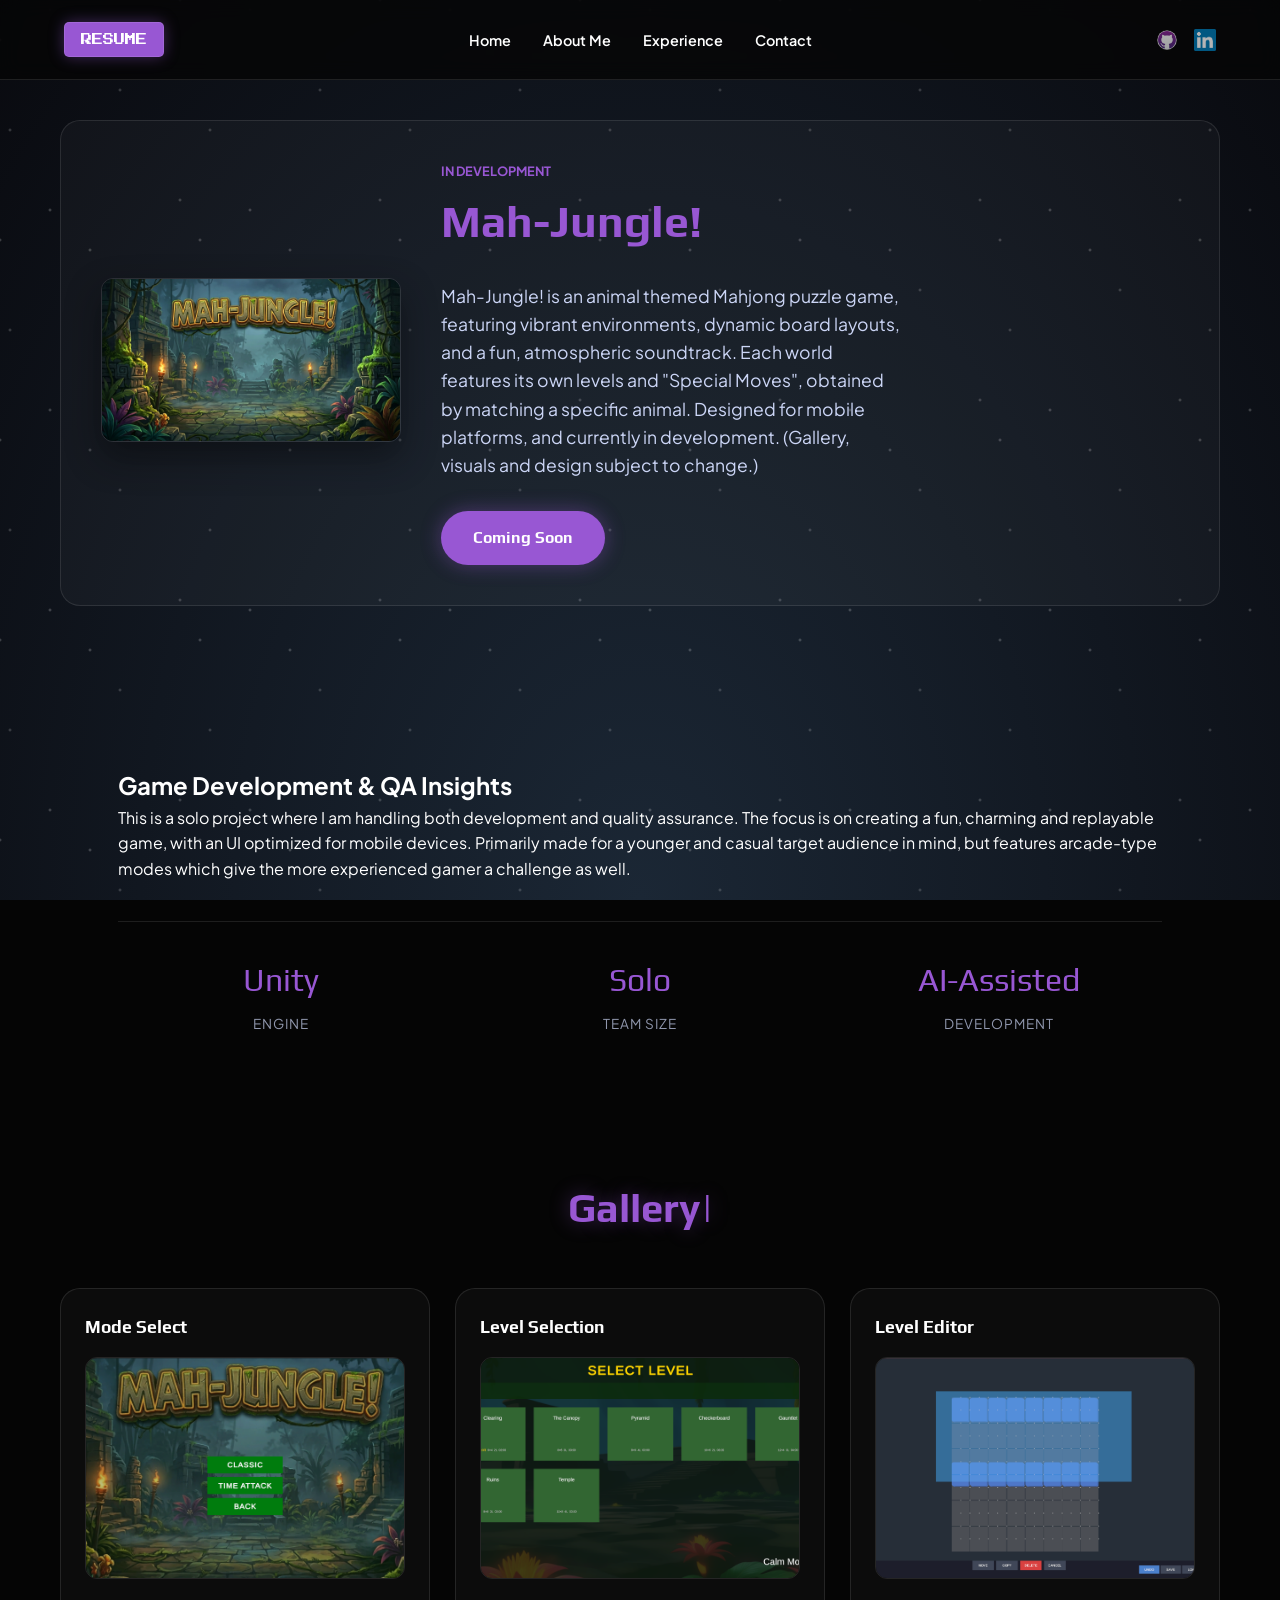
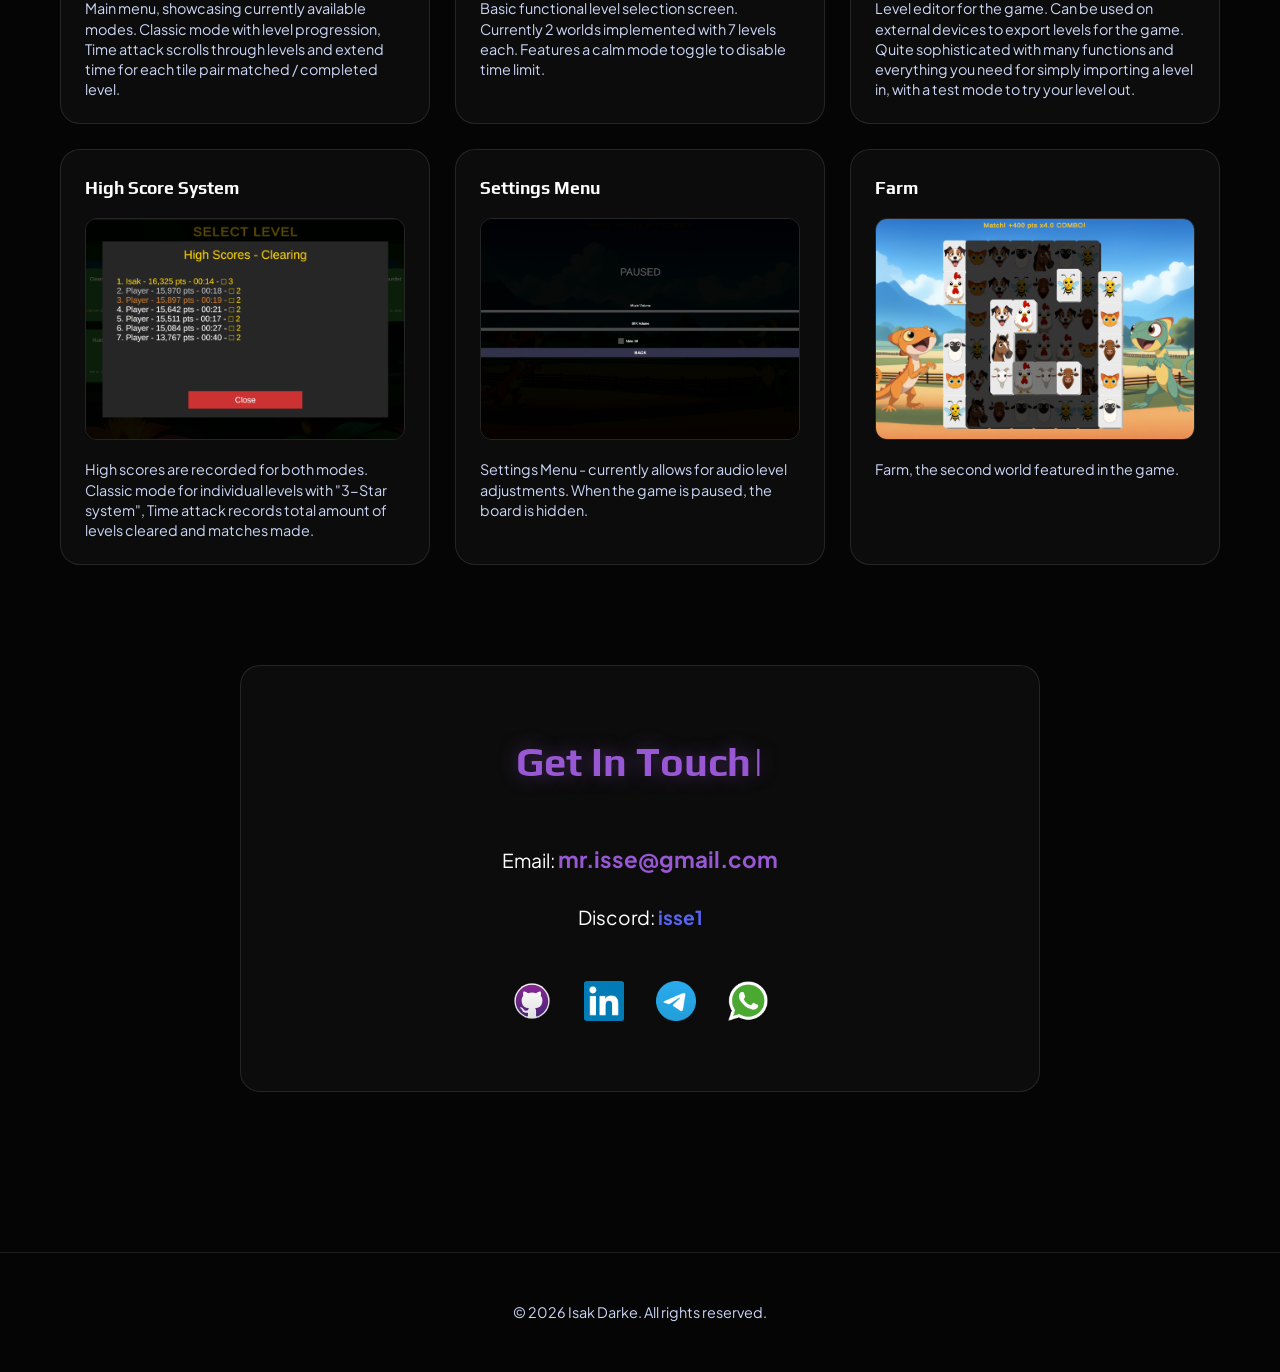
<file: mahjungle/index.html>
<!DOCTYPE html>
<html lang="en">
<head>
    <meta charset="UTF-8">
    <meta name="viewport" content="width=device-width, initial-scale=1.0">
    <title>Mah-Jungle! - Isak Darke's Portfolio</title>
    <meta name="description" content="Currently in development: an Aztec-inspired Mahjong game for PC and mobile by Isak Darke.">
    
    <!-- OpenGraph / Facebook -->
    <meta property="og:type" content="website">
    <meta property="og:url" content="https://saffta.github.io/mahjungle/">
    <meta property="og:title" content="Mah-Jungle! - Isak Darke's Portfolio">
    <meta property="og:description" content="Mah-Jungle! is a vibrant, animal-themed twist on the classic Mahjong puzzle.">
    <meta property="og:image" content="assets/banner.png">

    <!-- Fonts & Styles -->
    <link rel="preconnect" href="https://fonts.googleapis.com">
    <link rel="preconnect" href="https://fonts.gstatic.com" crossorigin>
    <link href="https://fonts.googleapis.com/css2?family=Play:wght@400;700&family=Plus+Jakarta+Sans:wght@400;600;700&family=Press+Start+2P&display=swap" rel="stylesheet">
    <link rel="stylesheet" href="../style.css">
</head>
<body>
    <!-- Background -->
    <div class="starfield"></div>

    <header class="header sticky">
        <nav class="nav-container">
            <a href="https://drive.google.com/uc?export=download&id=1mLMzOK8MwdeImhkF-xeOccvMnYHw3D43" target="_blank" class="logo" title="Download CV">
                RESUME
            </a>
            <ul class="nav-links">
                <li><a href="../">Home</a></li>
                <li><a href="../aboutme/">About Me</a></li>
                <li><a href="../experience/">Experience</a></li>
                <li><a href="#contact">Contact</a></li>
            </ul>
            <div class="header-socials">
                <a href="https://github.com/saffta" target="_blank" title="GitHub"><img src="../experience/assets/github.svg" alt="GitHub Logo"></a>
                <a href="https://www.linkedin.com/in/isak-darke-295914326/" target="_blank" title="LinkedIn"><img src="../cdn-cgi/imagedelivery/s-dfVpmPR-aKHmwFNwAgnQ/3531f692e14d9a833eb5dda5e3b7ecfe21c4731f/public.png" alt="LinkedIn Logo"></a>
            </div>
        </nav>
    </header>

    <main class="case-study-container">
        <!-- Hero Section -->
        <section class="case-study-hero">
            <div class="hero-content">
                <div class="hero-poster">
                    <img src="assets/banner.png" alt="Mah-Jungle! Banner" class="poster-img zoomable">
                </div>
                <div class="hero-text">
                    <div class="role">IN DEVELOPMENT</div>
                    <h1 class="project-title">Mah-Jungle!</h1>
                    <p class="project-description">
                        Mah-Jungle! is an animal themed Mahjong puzzle game, featuring vibrant environments, 
                        dynamic board layouts, and a fun, atmospheric soundtrack. Each world features its own levels and "Special Moves", obtained by matching a specific animal.
                        Designed for mobile platforms, and currently in development. (Gallery, visuals and design subject to change.)
                    </p>
                    <div class="hero-buttons">
                        <span class="glow-button">Coming Soon</span>
                    </div>
                </div>
            </div>
        </section>

        <section class="project-details">
            <div class="content-card glass-card reveal">
                <h2>Game Development & QA Insights</h2>
                <p>
                    This is a solo project where I am handling both development and quality assurance. 
                    The focus is on creating a fun, charming and replayable game, with an UI optimized for mobile devices. Primarily made for a younger and casual target audience in mind, but features arcade-type modes which give the more experienced gamer a challenge as well.
                </p>
                <div class="stats-grid">
                    <div class="stat-item">
                        <span class="stat-value">Unity</span>
                        <span class="stat-label">Engine</span>
                    </div>
                    <div class="stat-item">
                        <span class="stat-value">Solo</span>
                        <span class="stat-label">Team Size</span>
                    </div>
                    <div class="stat-item">
                        <span class="stat-value">AI-Assisted</span>
                        <span class="stat-label">Development</span>
                    </div>
                </div>
            </div>
        </section>

        <!-- Project Gallery -->
        <h2 class="section-title reveal typing-text" data-text="Gallery"></h2>
        <div class="project-gallery">

            <!-- Mode select -->
            <div class="gallery-item glass-card reveal">
                <h3>Mode Select</h3>
                <div class="image-wrapper">
                    <img src="assets/modes.png" alt="Modes" class="gallery-img">
                </div>
                <p class="gallery-caption">Main menu, showcasing currently available modes. Classic mode with level progression, Time attack scrolls through levels and extend time for each tile pair matched / completed level.</p>
            </div>

            <!-- Level Selection -->
            <div class="gallery-item glass-card reveal">
                <h3>Level Selection</h3>
                <div class="image-wrapper">
                    <img src="assets/levelselect.png" alt="LevelSelect" class="gallery-img">
                </div>
                <p class="gallery-caption">Basic functional level selection screen. Currently 2 worlds implemented with 7 levels each. Features a calm mode toggle to disable time limit.</p>
            </div>

            <!-- Level Editor -->
            <div class="gallery-item glass-card reveal">
                <h3>Level Editor</h3>
                <div class="image-wrapper">
                    <img src="assets/leveleditor.png" alt="LevelEditor" class="gallery-img">
                </div>
                <p class="gallery-caption">Level editor for the game. Can be used on external devices to export levels for the game. Quite sophisticated with many functions and everything you need for simply importing a level in, with a test mode to try your level out.</p>
            </div>

            <!-- High Scores -->
            <div class="gallery-item glass-card reveal">
                <h3>High Score System</h3>
                <div class="image-wrapper">
                    <img src="assets/highscores.png" alt="HighScores" class="gallery-img">
                </div>
                <p class="gallery-caption">High scores are recorded for both modes. Classic mode for individual levels with "3-Star system", Time attack records total amount of levels cleared and matches made.</p>
            </div>

            <!-- Settings Menu -->
            <div class="gallery-item glass-card reveal">
                <h3>Settings Menu</h3>
                <div class="image-wrapper">
                    <img src="assets/settings.png" alt="Settings" class="gallery-img">
                </div>
                <p class="gallery-caption">Settings Menu - currently allows for audio level adjustments. When the game is paused, the board is hidden.</p>
            </div>

            <!-- Farm -->
            <div class="gallery-item glass-card reveal">
                <h3>Farm</h3>
                <div class="image-wrapper">
                    <img src="assets/farm.png" alt="Farm" class="gallery-img">
                </div>
                <p class="gallery-caption">Farm, the second world featured in the game.</p>
            </div>
        </div>

        <!-- Contact Section -->
        <section id="contact" class="contact-section">
            <div class="contact-container reveal">
                <h2 class="section-title typing-text" data-text="Get In Touch"></h2>
                <div class="contact-info">
                    <p class="email-link">Email: <a href="mailto:mr.isse@gmail.com">mr.isse@gmail.com</a></p>
                    <p class="discord-tag">Discord: <span>isse1</span></p>
                </div>
                <div class="social-icons">
                    <a href="https://github.com/saffta" target="_blank" title="GitHub"><img src="../experience/assets/github.svg" alt="GitHub"></a>
                    <a href="https://www.linkedin.com/in/isak-darke-295914326/" target="_blank"><img src="../cdn-cgi/imagedelivery/s-dfVpmPR-aKHmwFNwAgnQ/3531f692e14d9a833eb5dda5e3b7ecfe21c4731f/public.png" alt="LinkedIn"></a>
                    <a href="https://t.me/isakdarke" target="_blank"><img src="../cdn-cgi/imagedelivery/s-dfVpmPR-aKHmwFNwAgnQ/7647c305bc4c88753c3ed15866752f2c30811927/h%3d58.png" alt="Telegram"></a>
                    <a href="https://wa.me/46701456730" target="_blank"><img src="../cdn-cgi/imagedelivery/s-dfVpmPR-aKHmwFNwAgnQ/f3d23dfd650ba01be8ba92ac16e625bf3d8977c7/public.png" alt="WhatsApp"></a>
                </div>
            </div>
        </section>
    </main>

    <footer class="footer">
        <p>&copy; 2026 Isak Darke. All rights reserved.</p>
    </footer>

    <script src="../script.js"></script>
</body>
</html>
</file>
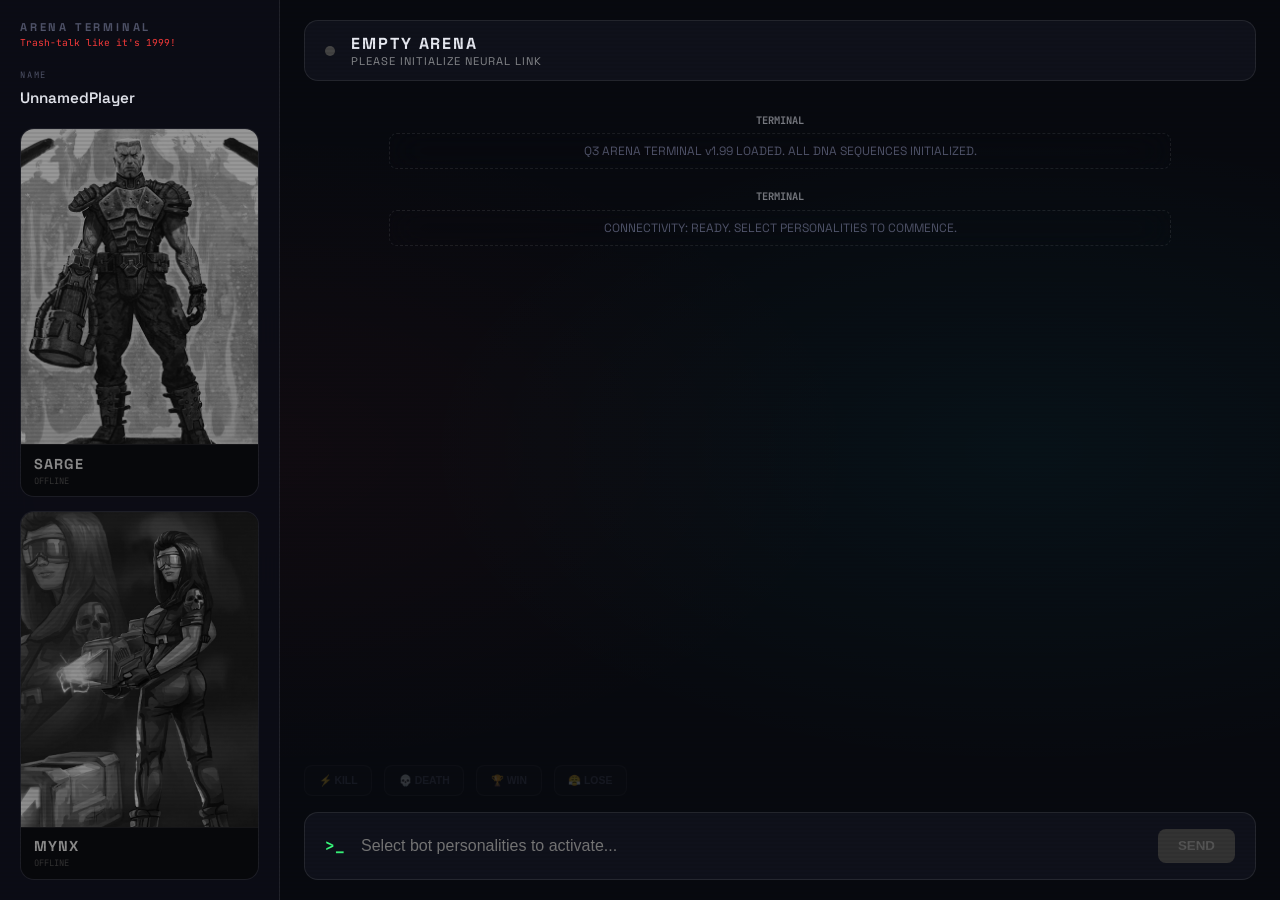
<file: q3/index.html>
<!doctype html>
<html lang="en">
  <head>
    <meta charset="UTF-8" />
    <link rel="icon" type="image/png" href="./favicon.png" />
    <meta name="viewport" content="width=device-width, initial-scale=1.0" />
    <title>Q3 ARENA TERMINAL v1.99</title>
    <link rel="preconnect" href="https://fonts.googleapis.com">
    <link rel="preconnect" href="https://fonts.gstatic.com" crossorigin>
    <link href="https://fonts.googleapis.com/css2?family=Space+Grotesk:wght@300;400;500;700&family=JetBrains+Mono:wght@400;700&display=swap" rel="stylesheet">
    <script type="module" crossorigin src="./assets/index-Cqwx5Rv0.js"></script>
    <link rel="stylesheet" crossorigin href="./assets/index-ByvwJQCD.css">
  </head>
  <body>
    <div id="root"></div>
  </body>
</html>
</file>
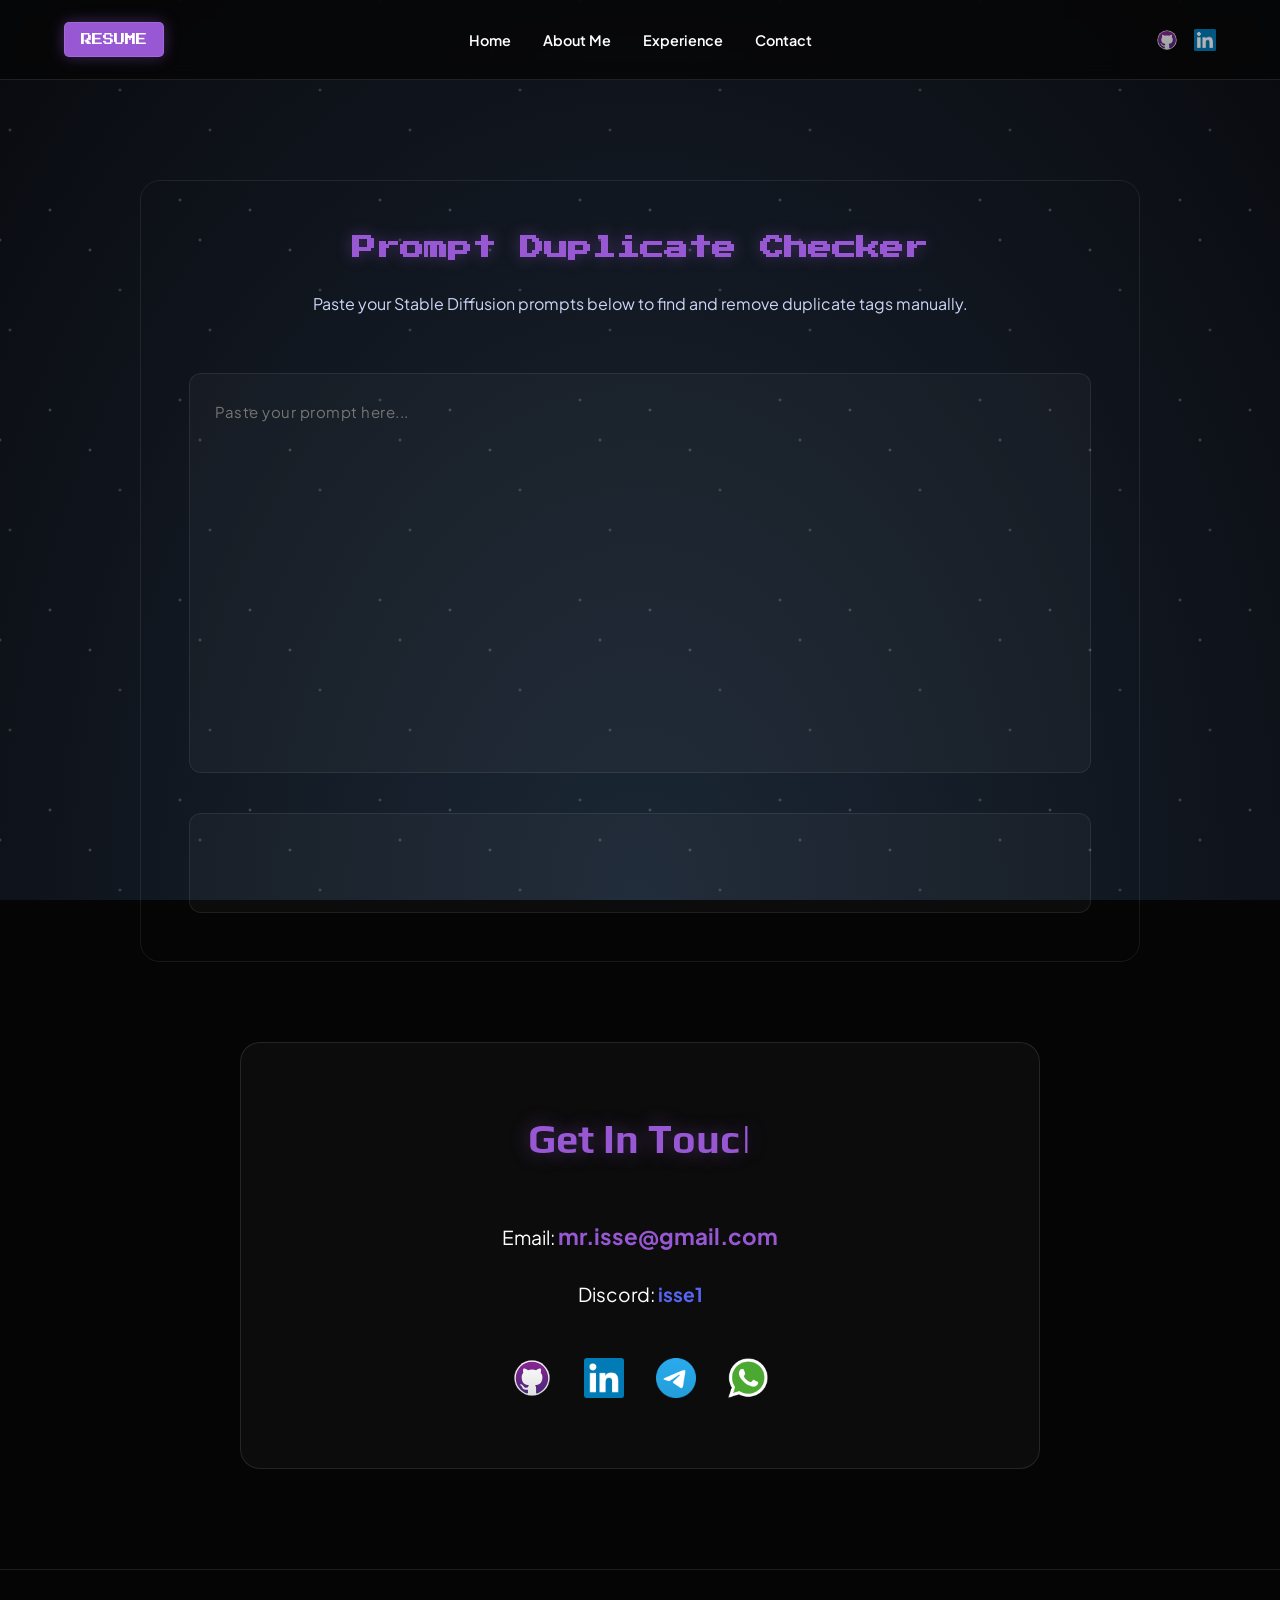
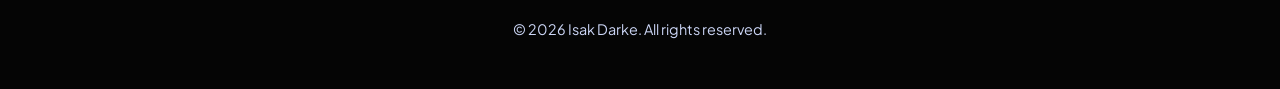
<file: sd-dp/index.html>
<!DOCTYPE html>
<html lang="en">
<head>
    <meta charset="UTF-8">
    <meta name="viewport" content="width=device-width, initial-scale=1.0">
    <title>Prompt Duplicate Checker</title>
    <meta name="description" content="Stable Diffusion Prompt Duplicate Checker Utility">
    
    <!-- Fonts & Styles -->
    <link rel="preconnect" href="https://fonts.googleapis.com">
    <link rel="preconnect" href="https://fonts.gstatic.com" crossorigin>
    <link href="https://fonts.googleapis.com/css2?family=Play:wght@400;700&family=Plus+Jakarta+Sans:wght@400;600;700&family=Press+Start+2P&display=swap" rel="stylesheet">
    <link rel="stylesheet" href="../style.css">
    
    <script src="https://ajax.googleapis.com/ajax/libs/jquery/3.6.1/jquery.min.js"></script>
    <style>
        /* Portfolio Design System Tokens for Tool */
        :root {
            --glass-bg: transparent; /* Full transparency as requested */
            --glass-border: rgba(255, 255, 255, 0.08); /* Faint edge */
            --glass-shadow: none; /* Removed for maximum transparency */
            --glass-blur: 0px; /* Removed blur to show starfield perfectly */
        }

        .tool-section {
            padding: 0 20px;
            /* Extra top padding for header breathing room */
            padding-top: 180px !important;
        }

        .container {
            max-width: 1200px;
            margin: 0 auto;
        }

        .tool-container {
            max-width: 1000px;
            margin: 0 auto;
            padding: 3rem;
            background: var(--glass-bg);
            border: 1px solid var(--glass-border);
            border-radius: 20px;
        }

        .tool-header {
            text-align: center;
            margin-bottom: 3.5rem;
        }

        .tool-header h1 {
            font-family: var(--font-pixel) !important;
            font-size: 1.5rem;
            color: var(--accent-color);
            margin-bottom: 1.5rem;
            line-height: 1.6;
            text-shadow: 0 0 15px var(--accent-glow);
        }

        .tool-header p {
            color: var(--text-secondary);
            font-size: 1rem;
            font-family: var(--font-main);
            line-height: 1.6;
            max-width: 700px;
            margin: 0 auto;
        }

        .editor-wrapper {
            position: relative;
            height: 400px;
            margin-bottom: 2.5rem;
            border-radius: 12px;
            overflow: hidden;
            background: rgba(255, 255, 255, 0.03); /* Faint tint to help editor readability */
            border: 1px solid var(--glass-border);
        }

        .highlights, textarea {
            padding: 25px;
            font-family: var(--font-main) !important;
            font-size: 15px;
            font-weight: 400;
            line-height: 1.7;
            letter-spacing: 0.5px;
            white-space: pre-wrap;
            word-wrap: break-word;
            overflow-wrap: break-word;
        }

        .backdrop {
            position: absolute;
            top: 0;
            left: 0;
            width: 100%;
            height: 100%;
            z-index: 1;
            overflow: auto;
            pointer-events: none;
        }

        .highlights {
            color: transparent;
        }

        textarea {
            position: absolute;
            top: 0;
            left: 0;
            width: 100%;
            height: 100%;
            z-index: 2;
            background: transparent;
            color: var(--text-primary);
            resize: none;
            outline: none;
            overflow: auto;
            border: none;
        }

        textarea:focus {
            background: transparent;
        }

        .highlights span {
            border-radius: 4px;
            color: transparent;
            padding: 2px 0;
        }

        #output {
            padding: 25px;
            background: rgba(255, 255, 255, 0.03);
            border-radius: 12px;
            border: 1px solid var(--glass-border);
            color: var(--text-secondary);
            min-height: 100px;
            font-family: var(--font-main);
        }

        .word-occurrences {
            margin: 0;
            padding: 10px 0;
            font-family: var(--font-heading);
            border-bottom: 1px solid rgba(255, 255, 255, 0.05);
            display: flex;
            justify-content: space-between;
        }

        /* EXACT Contact Section Sync with Portfolio */
        .contact-section {
            padding-top: 5rem !important;
            background: transparent !important;
        }
        
        .contact-info p {
            color: var(--text-primary) !important;
            font-family: var(--font-main) !important;
            font-size: 1.2rem !important;
            margin-bottom: 1.5rem !important;
        }
        
        .email-link a {
            color: var(--accent-color) !important;
            font-family: var(--font-main) !important;
            font-weight: 700 !important;
            text-decoration: none !important;
            font-size: 1.4rem !important;
        }

        .discord-tag span {
            color: #5865F2 !important;
            font-weight: 700 !important;
        }
    </style>
</head>
<body>
    <div class="starfield"></div>

    <header class="header sticky">
        <nav class="nav-container">
            <a href="https://drive.google.com/uc?export=download&id=1mLMzOK8MwdeImhkF-xeOccvMnYHw3D43" target="_blank" class="logo" title="Download CV">
                RESUME
            </a>
            <ul class="nav-links">
                <li><a href="../">Home</a></li>
                <li><a href="../aboutme/">About Me</a></li>
                <li><a href="../experience/">Experience</a></li>
                <li><a href="#contact">Contact</a></li>
            </ul>
            <div class="header-socials">
                <a href="https://github.com/saffta" target="_blank" title="GitHub"><img src="../experience/assets/github.svg" alt="GitHub Logo"></a>
                <a href="https://www.linkedin.com/in/isak-darke-295914326/" target="_blank" title="LinkedIn"><img src="../cdn-cgi/imagedelivery/s-dfVpmPR-aKHmwFNwAgnQ/3531f692e14d9a833eb5dda5e3b7ecfe21c4731f/public.png" alt="LinkedIn Logo"></a>
            </div>
        </nav>
    </header>

    <main>
        <div class="tool-section secondary-hero">
            <div class="container">
                <div class="tool-container reveal">
                    <div class="tool-header">
                        <h1>Prompt Duplicate Checker</h1>
                        <p>Paste your Stable Diffusion prompts below to find and remove duplicate tags manually.</p>
                    </div>

                    <div class="editor-wrapper">
                        <div class="backdrop">
                            <div class="highlights"></div>
                        </div>
                        <textarea spellcheck="false" placeholder="Paste your prompt here..."></textarea>
                    </div>

                    <div id="output">
                        <!-- Word occurrences will appear here -->
                    </div>
                </div>
            </div>
        </div>

        <!-- Contact Section -->
        <section id="contact" class="contact-section">
            <div class="contact-container reveal">
                <h2 class="section-title typing-text" data-text="Get In Touch"></h2>
                <div class="contact-info">
                    <p class="email-link">Email: <a href="mailto:mr.isse@gmail.com">mr.isse@gmail.com</a></p>
                    <p class="discord-tag">Discord: <span>isse1</span></p>
                </div>
                <div class="social-icons">
                    <a href="https://github.com/saffta" target="_blank" title="GitHub"><img src="../experience/assets/github.svg" alt="GitHub"></a>
                    <a href="https://www.linkedin.com/in/isak-darke-295914326/" target="_blank"><img src="../cdn-cgi/imagedelivery/s-dfVpmPR-aKHmwFNwAgnQ/3531f692e14d9a833eb5dda5e3b7ecfe21c4731f/public.png" alt="LinkedIn"></a>
                    <a href="https://t.me/isakdarke" target="_blank"><img src="../cdn-cgi/imagedelivery/s-dfVpmPR-aKHmwFNwAgnQ/7647c305bc4c88753c3ed15866752f2c30811927/h%3d58.png" alt="Telegram"></a>
                    <a href="https://wa.me/46701456730" target="_blank"><img src="../cdn-cgi/imagedelivery/s-dfVpmPR-aKHmwFNwAgnQ/f3d23dfd650ba01be8ba92ac16e625bf3d8977c7/public.png" alt="WhatsApp"></a>
                </div>
            </div>
        </section>
    </main>

    <footer class="footer">
        <p>&copy; 2026 Isak Darke. All rights reserved.</p>
    </footer>

    <script src="../script.js"></script>
    <script>
        const $backdrop = $('.backdrop');
        const $highlights = $('.highlights');
        const $textarea = $('textarea');
        
        const colorArray = [
            '#FF6633', '#FFB399', '#FF33FF', '#FFFF99', '#00B3E6', 
            '#E6B333', '#3366E6', '#999966', '#99FF99', '#B34D4D',
            '#80B300', '#809900', '#E6B3B3', '#6680B3', '#66991A', 
            '#FF99E6', '#CCFF1A', '#FF1A66', '#E6331A', '#33FFCC',
            '#66994D', '#B366CC', '#4D8000', '#B33300', '#CC80CC', 
            '#66664D', '#991AFF', '#E666FF', '#4DB3FF', '#1AB399',
            '#E666B3', '#33991A', '#CC9999', '#B3B31A', '#00E680', 
            '#4D8066', '#809980', '#E6FF80', '#1AFF33', '#999933',
            '#FF3380', '#CCCC00', '#66E64D', '#4D80CC', '#9900B3', 
            '#E64D66', '#4DB380', '#FF4D4D', '#99E6E6', '#6666FF'
        ];

        function handleInput() {
          var text = $textarea.val();
          var textArray = text.split(',');
          textArray = textArray.filter(n => n.trim() !== '');

          const occurrences = textArray.reduce(function (acc, curr) {
            curr = curr.trim().toLowerCase().replace(/[\])}[{(]/g, '').replace(/(:).*/, '');
            return acc[curr] ? ++acc[curr] : acc[curr] = 1, acc;
          }, {});
          
          let occurrencesWithColors = {};
          let i = 0;
          
          for (let [key, value] of Object.entries(occurrences)) {
            let randomColor = colorArray[i];
            i++;
            if (randomColor === undefined) {
              randomColor = colorArray[Math.floor(Math.random()*colorArray.length)];
            }
            occurrencesWithColors[key.trim().toLowerCase().replace(/[\])}[{(]/g, '').replace(/(:).*/, '')] = [
              textArray.find(item => item.trim().toLowerCase().replace(/[\])}[{(]/g, '').replace(/(:).*/, '') === key),
              value, 
              randomColor
            ]; 
          };
          
          textArray = textArray.map(function(element){
            let key = element.trim().toLowerCase().replace(/[\])}[{(]/g, '').replace(/(:).*/, '');
            let number_of_occurences = occurrencesWithColors[key][1];
            let element_value = occurrencesWithColors[key][0];
            let color = occurrencesWithColors[key][2];
            
            return (number_of_occurences > 1) ? `<span style="background-color: ${color}">${element}</span>`: element;
          });
          
          newText = textArray.join(',');
          $highlights.html(newText);

          let similarWordsArray = [];
          for (let [key, value] of Object.entries(occurrencesWithColors)) {
            similarWordsArray.push({
              key: key,
              occurrences: occurrencesWithColors[key][1]
            });
          }
          similarWordsArray = similarWordsArray.sort(function( a, b ) {
            if ( a.occurrences > b.occurrences ){
              return -1;
            }
            if ( a.occurrences < b.occurrences ){
              return 1;
            }
            return 0;
          });
          
          let wordCountHtml = ``;
          similarWordsArray.forEach(function(item) {
            wordCountHtml += `<p class="word-occurrences">${item.occurrences} x ${item.key}</p>`;
          });
          $('#output').html(wordCountHtml);
        }

        function handleScroll() {
          var scrollTop = $textarea.scrollTop();
          $backdrop.scrollTop(scrollTop);
          
          var scrollLeft = $textarea.scrollLeft();
          $backdrop.scrollLeft(scrollLeft);
        }

        function bindEvents() {
          $textarea.on({
            'input': handleInput,
            'scroll': handleScroll
          });
        }

        bindEvents();
        handleInput();
    </script>
</body>
</html>
</file>
<file: style.css>
/* 
   Isak Darke Portfolio - Modernized Styles
   Vanilla CSS with Flexbox/Grid
*/

:root {
    --bg-color: #050505;
    --text-primary: #ffffff;
    --text-secondary: #ccd6f6;
    --accent-color: #9857d3;
    --accent-glow: rgba(152, 87, 211, 0.4);
    --card-bg: rgba(255, 255, 255, 0.03);
    --card-border: rgba(255, 255, 255, 0.1);
    --header-height: 80px;
    --font-main: 'Plus Jakarta Sans', sans-serif;
    --font-heading: 'Play', sans-serif;
    --font-pixel: 'Press Start 2P', cursive;
    --transition: all 0.3s cubic-bezier(0.4, 0, 0.2, 1);
}

* {
    margin: 0;
    padding: 0;
    box-sizing: border-box;
}

html {
    scroll-behavior: smooth;
}

body {
    background-color: var(--bg-color);
    color: var(--text-primary);
    font-family: var(--font-main);
    line-height: 1.6;
    overflow-x: hidden;
}

/* Starfield Background */
.starfield {
    position: fixed;
    top: 0;
    left: 0;
    width: 100%;
    height: 100%;
    z-index: -1;
    background: radial-gradient(ellipse at bottom, #1B2735 0%, #090A0F 100%);
    overflow: hidden;
}

.starfield::after {
    content: "";
    position: absolute;
    top: calc(50% - 100vmax);
    left: calc(50% - 100vmax);
    width: 200vmax;
    height: 200vmax;
    background-image: 
        radial-gradient(2px 2px at 20px 30px, #eee, rgba(0,0,0,0)),
        radial-gradient(2px 2px at 40px 70px, #fff, rgba(0,0,0,0)),
        radial-gradient(2px 2px at 50px 160px, #ddd, rgba(0,0,0,0)),
        radial-gradient(2px 2px at 90px 40px, #fff, rgba(0,0,0,0)),
        radial-gradient(2px 2px at 130px 80px, #fff, rgba(0,0,0,0)),
        radial-gradient(2px 2px at 160px 120px, #ddd, rgba(0,0,0,0));
    background-repeat: repeat;
    background-size: 200px 200px;
    opacity: 0.3;
    animation: rotate-stars 100s linear infinite;
}

@keyframes rotate-stars {
    from { transform: rotate(0deg); }
    to { transform: rotate(360deg); }
}

/* Layout Containers */
.header {
    height: var(--header-height);
    background: rgba(5, 5, 5, 0.8);
    backdrop-filter: blur(10px);
    position: fixed;
    top: 0;
    width: 100%;
    z-index: 100;
    display: flex;
    align-items: center;
    border-bottom: 1px solid var(--card-border);
}

.nav-container {
    width: 90%;
    max-width: 1200px;
    margin: 0 auto;
    display: flex;
    justify-content: center;
    align-items: center;
    position: relative;
}

.logo {
    position: absolute;
    left: 0;
    display: flex;
    align-items: center;
    gap: 0.8rem;
    background: var(--accent-color);
    padding: 0.5rem 1rem;
    border-radius: 5px;
    text-decoration: none;
    font-family: var(--font-pixel);
    font-size: 0.7rem;
    color: white !important;
    transition: var(--transition);
    box-shadow: 0 0 15px var(--accent-glow);
    border: 1px solid rgba(255, 255, 255, 0.1);
}

.logo:hover {
    transform: scale(1.05) translateY(-2px);
    background: #af73e8;
    box-shadow: 0 0 25px var(--accent-glow);
}

.nav-links {
    display: flex;
    list-style: none;
    gap: 2rem;
}

.nav-links a {
    color: var(--text-primary);
    text-decoration: none;
    font-weight: 600;
    font-size: 0.9rem;
    transition: var(--transition);
}

.nav-links a:hover,
.nav-links a.active {
    color: var(--accent-color);
}

/* Header Socials */
.header-socials {
    position: absolute;
    right: 0;
    display: flex;
    align-items: center;
    gap: 1rem;
}

.header-socials a {
    display: flex;
    align-items: center;
    transition: var(--transition);
}

.header-socials img {
    height: 22px;
    width: 22px;
    opacity: 0.7;
    transition: var(--transition);
}

.header-socials a:hover img {
    opacity: 1;
    filter: drop-shadow(0 0 8px var(--accent-glow));
    transform: scale(1.1);
}

/* Hero Section */
.hero {
    height: 100vh;
    display: flex;
    align-items: center;
    justify-content: center;
    text-align: center;
    padding: 0 5%;
}

.hero-content {
    max-width: 800px;
}

.hero .hero-content {
    display: block; /* Overrides the case-study flex rule collision */
    text-align: center;
    width: 100%;
}

.hero h1, .section-title {
    font-family: var(--font-heading);
    font-size: 4rem;
    margin-bottom: 1rem;
    color: var(--accent-color);
    text-shadow: 0 0 20px var(--accent-glow);
    text-align: center;
    min-height: 1.2em;
}

.section-title {
    font-size: 2.5rem;
    margin-bottom: 3rem;
}

.subtitle {
    font-family: var(--font-pixel);
    font-size: 1.2rem;
    color: var(--text-primary);
    margin-bottom: 0.5rem;
}

.alumni {
    font-size: 0.9rem;
    color: var(--text-secondary); /* Restored secondary color for non-link text */
    margin-bottom: 2rem;
}

.alumni a {
    color: var(--accent-color);
    text-decoration: none;
    font-weight: 700;
}

.hero-image {
    width: 150px;
    height: 150px;
    border-radius: 50%;
    border: 3px solid var(--accent-color);
    box-shadow: 0 0 30px var(--accent-glow);
    margin: 0 auto 2rem;
    overflow: hidden;
}

.hero-image img {
    width: 100%;
    height: 100%;
    object-fit: cover;
    display: block;
    transition: var(--transition);
}

.portrait-large {
    width: 280px !important;
    height: 280px !important;
}

.portrait-large img {
    object-position: center bottom; /* Aligns the native bottom crop to the circle */
}

.intro-text p {
    font-size: 1.1rem;
    margin-bottom: 1rem;
    color: var(--text-secondary);
}

/* Base Sections */
section {
    padding: 100px 5%;
    max-width: 1200px;
    margin: 0 auto;
}

/* Skills Grid & Slide-Up Interaction */
.skills-grid {
    display: grid;
    grid-template-columns: repeat(auto-fit, minmax(220px, 1fr)); /* More compact */
    gap: 1.5rem;
}

.skill-card-container {
    height: 320px; /* Compromise height to securely fit extensive text */
    position: relative;
    overflow: hidden;
    border-radius: 15px;
    transition: var(--transition);
}

.skill-card-container:hover {
    border-color: var(--accent-color);
    box-shadow: 0 5px 15px rgba(0, 0, 0, 0.4);
    transform: translateY(-5px);
}

.skill-card {
    width: 100%;
    height: 100%;
}

.skill-card-front {
    width: 100%;
    height: 100%;
    display: flex;
    flex-direction: column;
    align-items: center;
    justify-content: center;
    padding: 1.5rem;
    background: var(--card-bg);
    border: 1px solid var(--card-border);
    border-radius: 15px;
    transition: transform 0.4s ease, opacity 0.4s ease; /* Faster */
}

.skill-card-container:hover .skill-card-front h3 {
    opacity: 0; /* Fade out title only */
    transform: translateY(-20px);
}

.skill-card-container:hover .skill-icon {
    opacity: 0.15; /* Keep icon in the background at low opacity */
    transform: scale(1.2); /* Subtle zoom for depth */
}

.skill-icon {
    width: 80px;
    height: 80px;
    margin-bottom: 1.5rem;
}

.skill-icon img {
    max-width: 100%;
    max-height: 100%;
    object-fit: contain;
}

.skill-card-front h3 {
    font-family: var(--font-heading);
    font-size: 1.1rem;
    color: var(--accent-color);
    text-align: center;
}

.skill-card-back {
    position: absolute;
    top: 0;
    left: 0;
    width: 100%;
    height: 100%;
    background: rgba(10, 10, 10, 0.4); /* Much more transparent */
    display: flex;
    flex-direction: column;
    align-items: center;
    justify-content: center;
    padding: 1.5rem;
    transform: translateY(100%); /* Start off-screen */
    transition: transform 0.4s cubic-bezier(0.4, 0, 0.2, 1);
    z-index: 5;
    border: 1px solid var(--card-border);
    border-radius: 15px;
}

.skill-card-container:hover .skill-card-back {
    transform: translateY(0);
}

.skill-card-back h3 {
    font-family: var(--font-heading);
    font-size: 1rem;
    color: var(--accent-color);
    margin-bottom: 0.8rem;
    text-align: center;
}

.skill-card-back p {
    color: var(--text-secondary);
    font-size: 0.85rem;
    line-height: 1.5;
    text-align: left;
}

/* Projects Grid */
.projects-section {
    max-width: 1400px;
}

.project-grid {
    display: grid;
    grid-template-columns: repeat(auto-fit, minmax(450px, 1fr));
    gap: 3rem;
}

.project-card {
    position: relative;
    background: var(--card-bg);
    border: 1px solid var(--card-border);
    border-radius: 20px;
    overflow: hidden;
    aspect-ratio: 16 / 9;
    transition: var(--transition);
}

.project-card:hover {
    transform: translateY(-5px);
    border-color: var(--accent-color);
    box-shadow: 0 15px 30px rgba(0,0,0,0.4);
}

.project-image {
    position: absolute;
    top: 0;
    left: 0;
    width: 100%;
    height: 100%;
    z-index: 1;
}

.project-image img {
    width: 100%;
    height: 100%;
    object-fit: cover;
    transition: transform 0.6s cubic-bezier(0.4, 0, 0.2, 1);
}

.project-card:hover .project-image img {
    transform: scale(1.05); /* Subtle zoom */
}

.project-info {
    position: absolute;
    bottom: 0;
    left: 0;
    width: 100%;
    height: 100%;
    z-index: 3;
    padding: 1.5rem; /* Tighter padding lets text stretch further into the box */
    display: flex;
    flex-direction: column;
    justify-content: center;
    background: rgba(5, 5, 5, 0.92);
    backdrop-filter: blur(5px);
    transform: translateY(100%);
    transition: transform 0.4s cubic-bezier(0.4, 0, 0.2, 1);
}

.project-card:hover .project-info {
    transform: translateY(0);
}

.role {
    font-size: 0.8rem;
    text-transform: uppercase;
    color: var(--accent-color);
    margin-bottom: 0.3rem;
    font-weight: 700;
}

.project-info h3 {
    font-family: var(--font-heading);
    font-size: 1.6rem;
    margin-bottom: 0; 
    line-height: 1.2;
}

.project-info h3 a {
    color: var(--text-primary);
    text-decoration: none;
    transition: var(--transition);
}

.project-info h3 a:hover {
    color: var(--accent-color);
}

/* Make banner entirely clickable */
.project-info h3 a::before {
    content: '';
    position: absolute;
    top: -1000px; left: -1000px; right: -1000px; bottom: -1000px;
    z-index: 10;
}

.project-info p {
    color: var(--text-secondary);
    font-size: 0.9rem; /* Slightly smaller to guarantee fit */
    margin-top: 0.8rem; /* Tighter spacing */
    line-height: 1.5;
    /* Soft clamping so it never overflows strictly */
    display: -webkit-box;
    -webkit-line-clamp: 12;
    line-clamp: 12;
    -webkit-box-orient: vertical;
    overflow: hidden;
}

/* Allow paragraphs to have clickable links above the card's full-link overlay */
.project-info p a {
    position: relative;
    z-index: 20;
    color: var(--accent-color);
    text-decoration: underline;
}

.project-info p a:hover {
    color: var(--text-primary);
}

/* Contact Section */
.contact-section {
    text-align: center;
}

.contact-container {
    background: var(--card-bg);
    border: 1px solid var(--card-border);
    padding: 4rem 2rem;
    border-radius: 20px;
    max-width: 800px;
    margin: 0 auto;
}

.contact-info p {
    font-size: 1.2rem;
    margin-bottom: 1.5rem;
}

.email-link a {
    color: var(--accent-color);
    font-weight: 700;
    text-decoration: none;
    font-size: 1.4rem;
}

.discord-tag span {
    color: #5865F2;
    font-weight: 700;
}

.social-icons {
    display: flex;
    justify-content: center;
    gap: 2rem;
    margin-top: 3rem;
}

.social-icons img {
    width: 40px;
    height: 40px;
    object-fit: contain;
    transition: var(--transition);
}

.social-icons a:hover img {
    transform: scale(1.2);
    filter: drop-shadow(0 0 10px var(--accent-color));
}

/* Footer */
.footer {
    padding: 3rem 0;
    text-align: center;
    border-top: 1px solid var(--card-border);
    color: var(--text-secondary);
    font-size: 0.9rem;
}

/* Animations */
.reveal {
    opacity: 0;
    transform: translateY(30px);
    transition: all 0.8s ease-out;
}

.reveal.active {
    opacity: 1;
    transform: translateY(0);
}

/* Mobile Responsiveness */
@media (max-width: 768px) {
    .header { height: auto; padding: 15px 0; }
    .nav-container {
        flex-direction: column;
        justify-content: center;
        gap: 15px;
    }
    .logo {
        position: static;
    }
    .nav-links {
        display: flex;
        flex-wrap: wrap;
        justify-content: center;
        gap: 15px;
    }
    .hero h1 { font-size: 2.5rem; }
    .subtitle { font-size: 0.9rem; }
    .section-title { font-size: 1.5rem; }
    .project-grid { grid-template-columns: 1fr; }
    .hero { padding-top: 120px; }
}

/* Sub-page Layouts (About & Experience) */
.about-hero, .experience-hero {
    padding-top: 150px;
}

.about-hero-content {
    max-width: 900px;
    margin: 0 auto;
    text-align: center;
}

.bio-text {
    margin-top: 3rem;
    text-align: left;
    background: var(--card-bg);
    padding: 3rem;
    border-radius: 20px;
    border: 1px solid var(--card-border);
}

.bio-text p {
    margin-bottom: 1.5rem;
    font-size: 1.1rem;
    color: var(--text-secondary);
}

/* Experience Specifics */
.cv-download-container {
    display: flex;
    justify-content: center;
    margin-bottom: 4rem;
}

.cv-button {
    display: flex;
    align-items: center;
    gap: 1rem;
    background: var(--accent-color);
    color: white;
    padding: 1rem 2rem;
    border-radius: 50px;
    text-decoration: none;
    font-family: var(--font-heading);
    font-weight: 700;
    transition: var(--transition);
    box-shadow: 0 0 20px var(--accent-glow);
}

.cv-button:hover {
    transform: scale(1.05);
    background: #af73e8;
    box-shadow: 0 0 30px var(--accent-glow);
}

.cv-button img {
    display: none;
}

.experience-list {
    display: flex;
    flex-direction: column;
    gap: 2rem;
    max-width: 900px;
    margin: 0 auto;
}

.experience-item {
    background: var(--card-bg);
    border: 1px solid var(--card-border);
    padding: 2rem;
    border-radius: 15px;
    transition: var(--transition);
}

.experience-item:hover {
    border-color: var(--accent-color);
    transform: translateX(10px);
}

.experience-header {
    display: flex;
    justify-content: space-between;
    align-items: flex-start;
    margin-bottom: 1rem;
    flex-wrap: wrap;
    gap: 0.5rem;
}

.experience-header h2 {
    font-family: var(--font-heading);
    font-size: 1.4rem;
    color: var(--accent-color);
}

.company {
    font-family: var(--font-pixel);
    font-size: 0.8rem;
    color: var(--text-secondary);
    opacity: 0.7;
}

/* Toolset Grid */
.toolset-section {
    position: relative;
}

.secondary-hero {
    padding-top: 150px;
}

.history-section {
    margin-top: 4rem;
}

.tools-grid {
    display: grid;
    grid-template-columns: repeat(auto-fill, minmax(100px, 1fr));
    gap: 2.5rem 2rem; /* Optimized gap for better layout density */
    justify-items: center;
    margin-top: 3rem;
}

.tool-item {
    position: relative;
    display: flex;
    flex-direction: column;
    align-items: center;
    transition: var(--transition);
}

.tool-item:hover {
    z-index: 50; /* Ensure active item and label stay on top */
}

.tools-grid img {
    width: 60px;
    height: 60px;
    object-fit: contain;
    transition: var(--transition);
    filter: grayscale(0.5) opacity(0.7);
    cursor: default;
}

.tool-item:hover img {
    filter: grayscale(0) opacity(1) drop-shadow(0 0 15px var(--accent-glow));
    transform: scale(1.2) translateY(-5px);
}

.tool-name {
    position: absolute;
    bottom: -30px; /* Moved further down to clear the glow */
    left: 50%;
    transform: translateX(-50%) translateY(10px);
    background: rgba(5, 5, 5, 0.95); /* Darker backdrop for readability */
    backdrop-filter: blur(8px);
    border: 1px solid var(--accent-color);
    padding: 2px 10px;
    border-radius: 4px;
    font-size: 0.7rem;
    font-family: var(--font-heading);
    color: var(--accent-color);
    white-space: nowrap;
    opacity: 0;
    pointer-events: none;
    transition: var(--transition);
    box-shadow: 0 4px 15px rgba(0,0,0,0.4);
    text-shadow: 0 0 5px var(--accent-glow);
}

.tool-item:hover .tool-name {
    opacity: 1;
    transform: translateX(-50%) translateY(0);
}

/* --- Case Study Layout --- */
.case-study-container {
    max-width: 1200px;
    margin: 0 auto;
    padding: 120px 20px 60px;
}

.case-study-hero {
    margin-bottom: 60px;
    padding: 2.5rem;
    background: var(--card-bg);
    border: 1px solid var(--card-border);
    border-radius: 20px;
    position: relative;
    overflow: hidden;
}

.hero-content {
    display: flex;
    gap: 40px;
    align-items: center;
    flex-wrap: wrap;
    position: relative;
    z-index: 2;
}

.hero-poster {
    flex: 0 1 300px;
    max-width: 300px;
}

.poster-img {
    width: 100%;
    border-radius: 12px;
    box-shadow: 0 15px 35px rgba(0,0,0,0.4);
    border: 1px solid var(--card-border);
}

.hero-text {
    flex: 1 1 400px;
    text-align: left;
}

.project-title {
    font-family: var(--font-heading);
    font-size: 2.8rem;
    color: var(--accent-color);
    margin-bottom: 1.5rem;
}

.project-description {
    font-size: 1.1rem;
    color: var(--text-secondary);
    margin-bottom: 2rem;
    max-width: 600px;
    line-height: 1.6;
}

.hero-buttons {
    display: flex;
    gap: 1.5rem;
    flex-wrap: wrap;
}

/* Glass Card Component for Case Studies */
.content-card {
    margin-bottom: 40px;
}

.stats-grid {
    display: grid;
    grid-template-columns: repeat(auto-fit, minmax(140px, 1fr));
    gap: 2rem;
    margin-top: 2.5rem;
    padding-top: 2rem;
    border-top: 1px solid var(--card-border);
}

.stat-item {
    text-align: center;
}

.stat-value {
    display: block;
    font-size: 2rem;
    font-family: var(--font-heading);
    color: var(--accent-color);
    margin-bottom: 0.3rem;
}

.stat-label {
    font-size: 0.85rem;
    text-transform: uppercase;
    letter-spacing: 1px;
    color: var(--text-secondary);
    opacity: 0.7;
}

/* Gallery System */
.project-gallery {
    display: grid;
    grid-template-columns: repeat(auto-fill, minmax(350px, 1fr));
    gap: 25px;
    margin-top: 40px;
}

.gallery-item {
    background: var(--card-bg);
    border: 1px solid var(--card-border);
    border-radius: 20px;
    padding: 1.5rem;
    transition: var(--transition);
}

.gallery-item:hover {
    transform: translateY(-5px);
    border-color: var(--accent-color);
    box-shadow: 0 15px 30px rgba(0,0,0,0.3);
}

.gallery-item h3 {
    font-family: var(--font-heading);
    font-size: 1.1rem;
    margin-bottom: 1rem;
    color: var(--text-primary);
}

.image-wrapper, .video-wrapper {
    border-radius: 12px;
    overflow: hidden;
    border: 1px solid var(--card-border);
    margin-bottom: 1.2rem;
}

.gallery-img {
    width: 100%;
    height: 220px;
    object-fit: cover;
    display: block;
    cursor: pointer;
}

.video-wrapper {
    position: relative;
    padding-bottom: 56.25%;
    height: 0;
}

.video-wrapper iframe {
    position: absolute;
    top: 0;
    left: 0;
    width: 100%;
    height: 100%;
}

.gallery-caption {
    font-size: 0.9rem;
    color: var(--text-secondary);
    line-height: 1.4;
}

.gallery-item.full-width {
    grid-column: 1 / -1;
}

.repo-content {
    text-align: center;
    padding: 2rem;
}

.repo-content p {
    margin-bottom: 1.5rem;
    font-size: 1.1rem;
    color: var(--text-secondary);
}

/* Lightbox Enhancements */
.lightbox {
    position: fixed;
    top: 0;
    left: 0;
    width: 100%;
    height: 100%;
    background: rgba(5, 5, 5, 0.95);
    display: none;
    justify-content: center;
    align-items: center;
    z-index: 2000;
    backdrop-filter: blur(20px);
}

.lightbox.active {
    display: flex;
}

.lightbox-content {
    max-width: 90%;
    max-height: 85vh;
    position: relative;
    animation: zoom-in 0.4s cubic-bezier(0.175, 0.885, 0.32, 1.275);
}

@keyframes zoom-in {
    from { transform: scale(0.85); opacity: 0; }
    to { transform: scale(1); opacity: 1; }
}

.lightbox-content img {
    width: 100%;
    height: auto;
    max-height: 80vh;
    border-radius: 15px;
    box-shadow: 0 0 50px rgba(152, 87, 211, 0.3);
    border: 1px solid var(--card-border);
}

.lightbox-close {
    position: absolute;
    top: -60px;
    right: 0;
    color: white;
    font-size: 50px;
    cursor: pointer;
    line-height: 1;
    opacity: 0.7;
    transition: var(--transition);
}

.lightbox-close:hover {
    opacity: 1;
    color: var(--accent-color);
}

/* Glow Button Component */
.glow-button {
    display: inline-block;
    padding: 0.9rem 2rem;
    background: var(--accent-color);
    color: white !important;
    text-decoration: none;
    border-radius: 50px;
    font-family: var(--font-heading);
    font-weight: 700;
    transition: var(--transition);
    box-shadow: 0 0 20px var(--accent-glow);
    border: none;
    cursor: pointer;
}

.glow-button:hover {
    transform: translateY(-3px);
    background: #af73e8;
    box-shadow: 0 10px 30px var(--accent-glow);
}

.glow-button.secondary {
    background: rgba(255, 255, 255, 0.05);
    border: 1px solid var(--accent-color);
    color: var(--accent-color) !important;
    box-shadow: none;
}

.glow-button.secondary:hover {
    background: var(--accent-color);
    color: white !important;
}

.subtitle-line {
    display: flex;
    justify-content: center;
    align-items: baseline;
    gap: 1.5rem;
    margin-bottom: 2rem;
}

/* Typwriting Effect Animation */
.typing-text::after {
    content: "|";
    animation: blink 0.7s infinite;
    margin-left: 2px;
    color: var(--accent-color);
    display: inline-block;
}

@keyframes blink {
    50% { opacity: 0; }
}
</file>
<file: q3/assets/index-ByvwJQCD.css>
@import "https://fonts.googleapis.com/css2?family=Space+Grotesk:wght@300;400;500;600;700&family=JetBrains+Mono:wght@400;500;700&display=swap";:root{--bg:#07090f;--sidebar-bg:#0c0e16eb;--panel-bg:#12141ecc;--glass:#ffffff0a;--glass-hover:#ffffff12;--border:#ffffff17;--border-bright:#ffffff2e;--blur:blur(18px);--text:#e8eaf2;--muted:#50546a;--dim:#2a2d3e;--red:#ff3c3c;--cyan:#00f2ff;--green:#39ff7e;--sarge:var(--red);--mynx:#ff2d78;--sidebar-w:280px;--radius:14px;--radius-sm:8px}*,:before,:after{box-sizing:border-box;margin:0;padding:0}html,body,#root{background:var(--bg);height:100%;color:var(--text);-webkit-font-smoothing:antialiased;font-family:Space Grotesk,system-ui,sans-serif;overflow:hidden}body:after{content:"";pointer-events:none;z-index:9999;mix-blend-mode:multiply;background:repeating-linear-gradient(0deg,#0000,#0000 2px,#00000012 2px 4px);position:fixed;inset:0}.arena{grid-template-columns:var(--sidebar-w) 1fr;background:radial-gradient(ellipse 80% 60% at 20% 50%, #ff3c3c0a 0%, transparent 60%), radial-gradient(ellipse 80% 60% at 80% 50%, #00f2ff0a 0%, transparent 60%), var(--bg);height:100vh;display:grid;overflow:hidden}.sidebar{background:var(--sidebar-bg);border-right:1px solid var(--border);-webkit-backdrop-filter:var(--blur);backdrop-filter:var(--blur);flex-direction:column;gap:1.25rem;padding:1.25rem;display:flex;overflow:hidden}.sidebar-header h1{letter-spacing:.25em;text-transform:uppercase;color:var(--muted);font-size:.7rem;font-weight:700}.sidebar-header .build{color:var(--red);margin-top:2px;font-family:JetBrains Mono,monospace;font-size:.6rem}.player-block label{letter-spacing:.2em;color:var(--muted);text-transform:uppercase;margin-bottom:.4rem;font-family:JetBrains Mono,monospace;font-size:.55rem;display:block}.player-block input{width:100%;color:var(--text);background:0 0;border:none;outline:none;font-family:Space Grotesk,sans-serif;font-size:.95rem;font-weight:600}.bot-roster{flex-direction:column;flex:1;gap:.85rem;display:flex;overflow:hidden}.bot-card{border-radius:var(--radius);border:1px solid var(--border);cursor:pointer;background:var(--glass);filter:grayscale()brightness(.6);flex-direction:column;flex:1;transition:all .3s cubic-bezier(.4,0,.2,1);display:flex;position:relative;overflow:hidden}.bot-card:hover{filter:grayscale(.5)brightness(.9);transform:translateY(-1px)}.bot-card.active{filter:none;border-color:var(--border-bright)}.bot-card.active.sarge{border-color:var(--sarge);box-shadow:0 0 28px #ff3c3c26,inset 0 0 60px #ff3c3c08}.bot-card.active.mynx{border-color:var(--mynx);box-shadow:0 0 28px #ff2d782e,inset 0 0 60px #ff2d780a}.bot-portrait{object-fit:cover;object-position:top center;flex:1;width:100%;min-height:0;display:block}.bot-info{border-top:1px solid var(--border);background:#0000008c;flex-shrink:0;padding:.6rem .8rem}.bot-info .bot-name{letter-spacing:.08em;text-transform:uppercase;font-size:.9rem;font-weight:700}.bot-card.active.sarge .bot-name{color:var(--sarge)}.bot-card.active.mynx .bot-name{color:var(--mynx)}.bot-info .bot-meta{color:var(--muted);margin-top:2px;font-family:JetBrains Mono,monospace;font-size:.55rem}.chat-main{flex-direction:column;gap:1rem;height:100vh;padding:1.25rem 1.5rem;display:flex;overflow:hidden}.chat-header{background:var(--panel-bg);border:1px solid var(--border);border-radius:var(--radius);-webkit-backdrop-filter:var(--blur);backdrop-filter:var(--blur);flex-shrink:0;align-items:center;gap:1rem;padding:.75rem 1.25rem;display:flex}.dot{background:var(--green);width:10px;height:10px;box-shadow:0 0 10px var(--green);border-radius:50%}.dot.offline{box-shadow:none;background:#444}.chat-header .active-name{text-transform:uppercase;letter-spacing:.12em;font-size:1rem;font-weight:700}.active-name.sarge{color:var(--sarge)}.active-name.mynx{color:var(--mynx)}.active-meta{color:#ffffff80;letter-spacing:1px;font-size:.7rem}.chat-history{scrollbar-width:thin;scrollbar-color:var(--border) transparent;flex-direction:column;flex:1;gap:1.25rem;min-height:0;padding:1rem;display:flex;overflow-y:auto}.msg{max-width:85%;animation:.3s ease-out slideIn}@keyframes slideIn{0%{opacity:0;transform:translateY(10px)}to{opacity:1;transform:translateY(0)}}.msg-meta{opacity:.5;margin-bottom:.4rem;font-family:JetBrains Mono,monospace;font-size:.65rem;font-weight:700}.msg.user{align-self:flex-end}.msg.user .msg-meta{text-align:right}.msg.user .msg-bubble{background:var(--glass-hover);border-color:var(--border-bright)}.msg.system{text-align:center;align-self:center;width:100%}.msg.system .msg-bubble{border:1px dashed var(--border);color:var(--muted);background:0 0;padding:.5rem;font-size:.75rem}.msg.sarge .msg-bubble{border-left:3px solid var(--sarge);background:#ff444408}.msg.mynx .msg-bubble{border-left:3px solid var(--mynx);background:#ff2d7808}.msg-bubble{background:var(--glass);border:1px solid var(--border);border-radius:var(--radius-sm);-webkit-backdrop-filter:var(--blur);backdrop-filter:var(--blur);padding:.85rem 1.15rem;font-size:.95rem;line-height:1.5}.typing{color:var(--muted);align-items:center;gap:.5rem;font-family:JetBrains Mono,monospace;font-size:.65rem;display:flex}.typing.sarge{color:var(--sarge)}.typing.mynx{color:var(--mynx)}.typing-dots span{background:currentColor;border-radius:50%;width:4px;height:4px;margin:0 2px;animation:1.4s infinite dotBlink;display:inline-block}@keyframes dotBlink{0%,to{opacity:.2}50%{opacity:1}}.event-row{flex-shrink:0;gap:.75rem;display:flex;overflow-x:auto}.event-btn{background:var(--glass);border:1px solid var(--border);border-radius:var(--radius-sm);color:var(--muted);text-transform:uppercase;cursor:pointer;white-space:nowrap;padding:.5rem .85rem;font-size:.65rem;font-weight:700;transition:all .2s}.event-btn:hover:not(:disabled){background:var(--glass-hover);border-color:var(--border-bright);color:var(--text)}.event-btn.sarge:not(:disabled){color:var(--sarge);border-color:#ff3c3c4d}.event-btn.mynx:not(:disabled){color:var(--mynx);border-color:#ff2d784d}.event-btn:disabled{opacity:.2;cursor:not-allowed}.input-row{background:var(--panel-bg);border:1px solid var(--border);border-radius:var(--radius);flex-shrink:0;align-items:center;gap:1rem;padding:1rem 1.25rem;display:flex}.prompt{color:var(--green);font-family:JetBrains Mono,monospace;font-weight:700}.input-row input{color:#fff;background:0 0;border:none;outline:none;flex:1;font-size:1rem}.send-btn{background:var(--green);color:#000;border-radius:var(--radius-sm);text-transform:uppercase;cursor:pointer;border:none;padding:.6rem 1.25rem;font-weight:900;transition:opacity .2s}.send-btn:hover:not(:disabled){opacity:.8}.send-btn:disabled{color:#555;cursor:not-allowed;background:#333}.selection-overlay{flex-direction:column;gap:.75rem;margin-bottom:.5rem;padding:0 1rem;animation:.2s cubic-bezier(.18,.89,.32,1.1) fadeIn;display:flex}@keyframes fadeIn{0%{opacity:0;transform:translateY(5px)}to{opacity:1;transform:translateY(0)}}.selection-label{letter-spacing:.15em;color:var(--muted);text-align:center;font-family:JetBrains Mono,monospace;font-size:.55rem}.selection-row{justify-content:center;gap:.5rem;display:flex}.selection-chip{background:var(--glass);border:1px solid var(--border);border-radius:var(--radius-sm);color:var(--text);letter-spacing:.05em;cursor:pointer;-webkit-backdrop-filter:var(--blur);backdrop-filter:var(--blur);padding:.5rem 1rem;font-family:Space Grotesk,sans-serif;font-size:.75rem;font-weight:700;transition:all .2s}.selection-chip:hover{border-color:var(--border-bright);transform:translateY(-1px)}.selection-chip.sarge:hover{border-color:var(--sarge);color:var(--sarge)}.selection-chip.mynx:hover{border-color:var(--mynx);color:var(--mynx)}.selection-chip.cancel{opacity:.5;background:0 0;border-style:dashed}.selection-chip.cancel:hover{opacity:1;border-style:solid;border-color:var(--muted);color:var(--muted)}::-webkit-scrollbar{width:5px}::-webkit-scrollbar-thumb{background:var(--border-bright);border-radius:10px}
</file>
